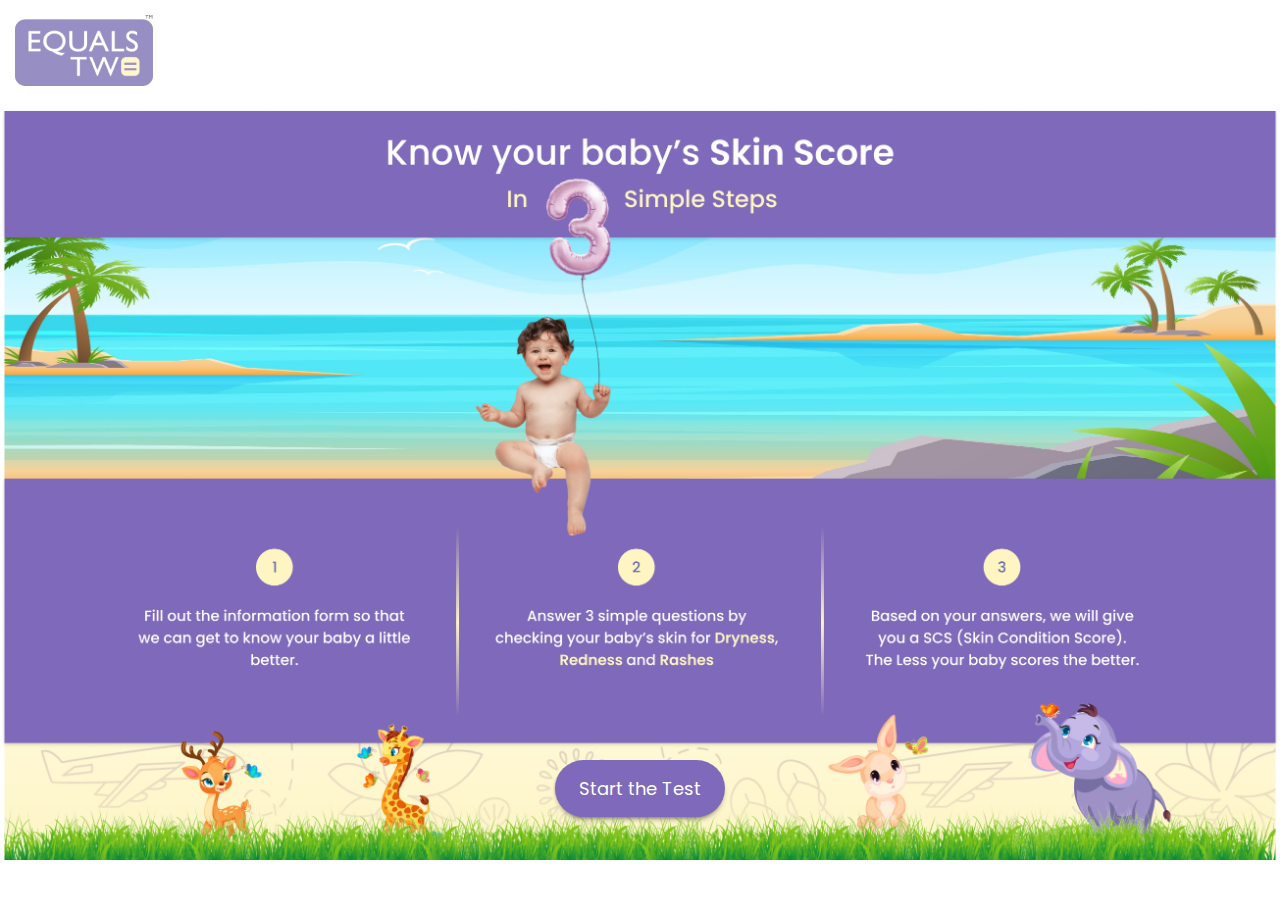
<file: index.html>
<!DOCTYPE html>
<html lang="en">
<head>
    <meta charset="UTF-8">
    <meta http-equiv="X-UA-Compatible" content="IE=edge">
    <meta name="viewport" content="width=device-width, initial-scale=1.0">
    <link rel="preconnect" href="https://fonts.googleapis.com">
    <link rel="preconnect" href="https://fonts.gstatic.com" crossorigin>
    <link href="https://fonts.googleapis.com/css2?family=Poppins:wght@400;500;600;700&display=swap" rel="stylesheet">
    <link rel="stylesheet" href="css/style.css">
    <link rel="stylesheet" href="https://cdnjs.cloudflare.com/ajax/libs/animate.css/4.1.1/animate.min.css"/>
    <link rel="icon" type="image/x-icon" href="assets/landingpage/favicon.ico">
    <title>EqualsTwo Skin Test</title>
</head>
<body>
    <header>
        <nav>
            <div class="logo">
                <a href="https://equalstwo.com/"><img src="assets/landingpage/logo.png" alt=""></a>
            </div>
            <div class="hamburger">
                <!-- <img src="assets/landingpage/hamburger.svg" alt=""> -->
            </div>
        </nav>
    </header>
    <section>
        <div class="landing-sub">
            <div class="desktop">
                <img src="assets/landingpage/Landingpage.png" alt="">
            </div>
            <div class="tablet">
                <img src="assets/landingpage/Landingtab.png" alt="">
            </div>
            <div class="mobile">
                <img src="assets/landingpage/Landingmob.png" alt="">
            </div>
            <div class="butt animate__animated animate__headShake">
                <a class="start-button" href="intructions.html">Start the Test</a>
            </div>
        </div>
    </section>
</body>
</html>
</file>
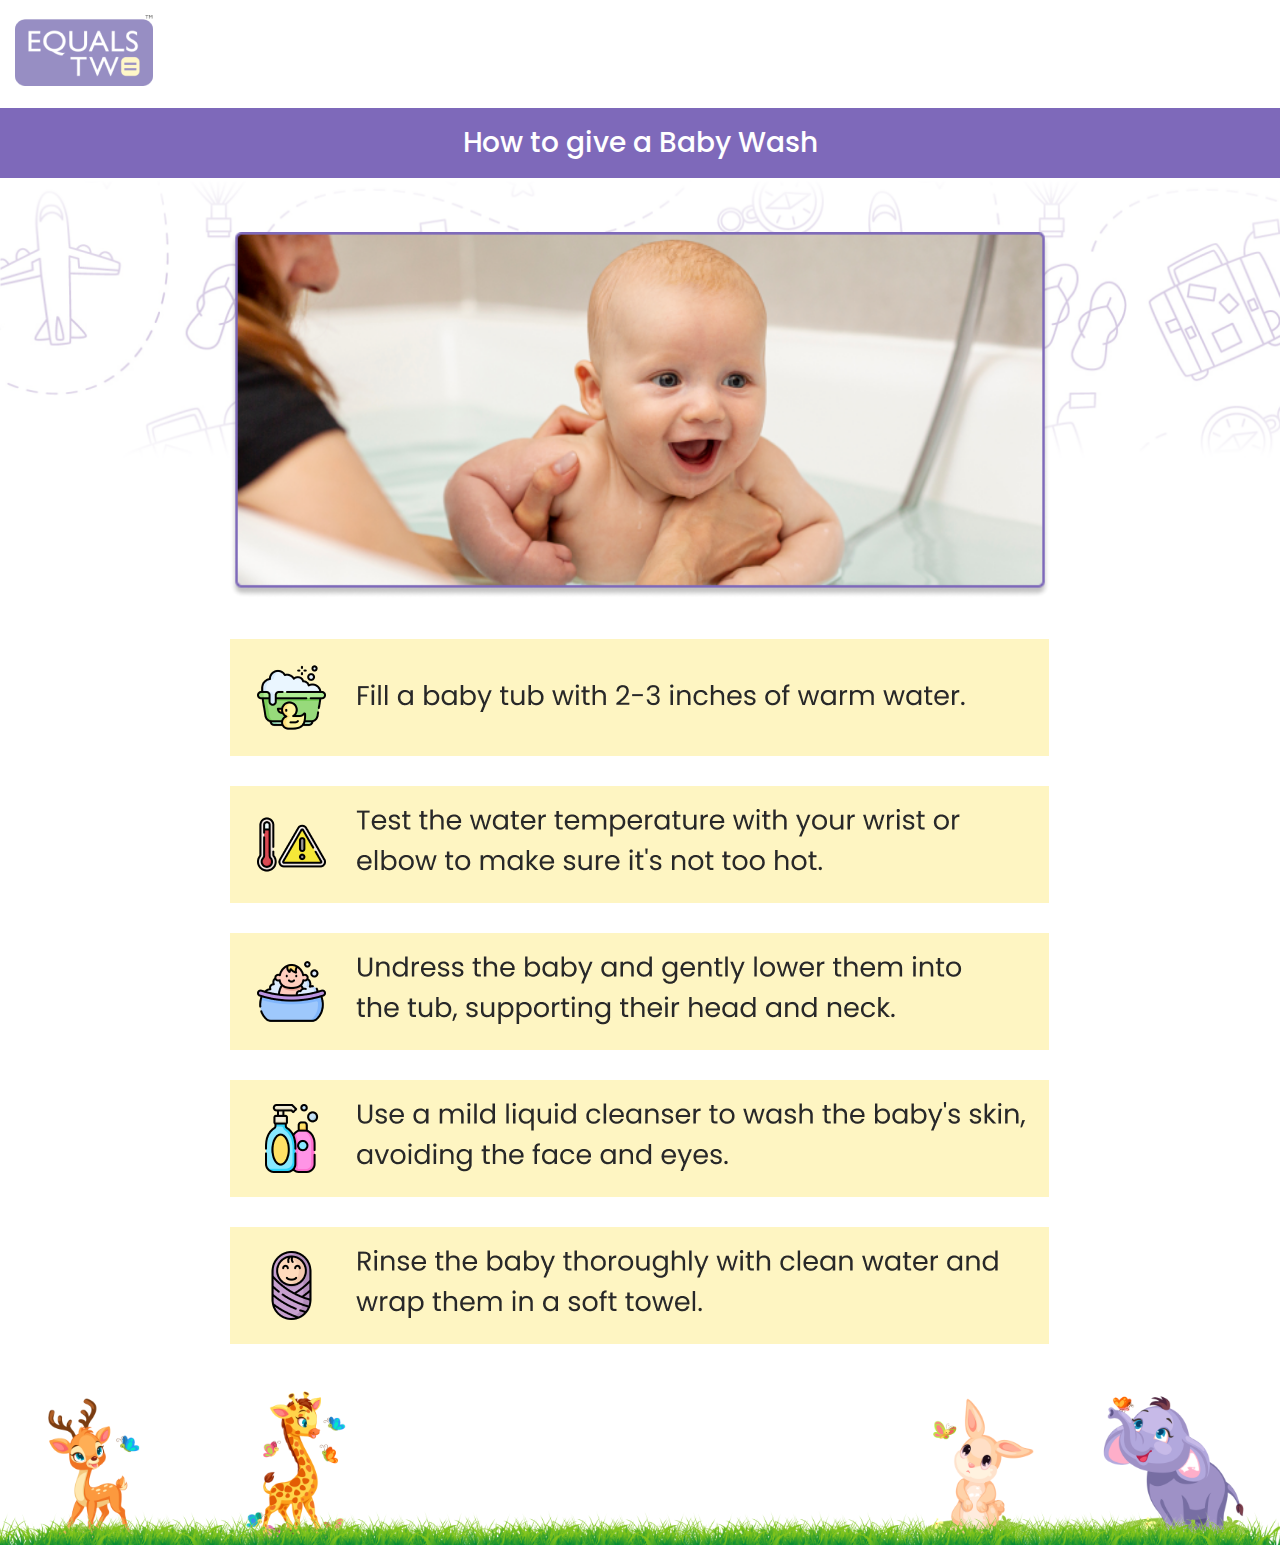
<file: babywash.html>
<!DOCTYPE html>
<html lang="en">
    <head>
        <meta charset="UTF-8">
        <meta http-equiv="X-UA-Compatible" content="IE=edge">
        <meta name="viewport" content="width=device-width, initial-scale=1.0">
        <link rel="preconnect" href="https://fonts.googleapis.com">
        <link rel="preconnect" href="https://fonts.gstatic.com" crossorigin>
        <link href="https://fonts.googleapis.com/css2?family=Poppins:wght@400;500;600;700&display=swap" rel="stylesheet">
        <link rel="stylesheet" href="css/wash.css">
        <link rel="stylesheet" href="https://cdnjs.cloudflare.com/ajax/libs/animate.css/4.1.1/animate.min.css"/>
        <link rel="icon" type="image/x-icon" href="assets/landingpage/favicon.ico">
        <title>Baby Wash</title>
    </head>
<body>
    <header>
        <nav>
            <div class="logo">
                <a href="https://equalstwo.com/"><img src="assets/landingpage/logo.png" alt=""></a>
            </div>
            <div class="hamburger">
                <!-- <img src="assets/landingpage/hamburger.svg" alt=""> -->
            </div>
        </nav>
    </header>
    <section>
        <div class="header">
            <div class="title">
                <p>How to give a Baby Wash</p>
            </div>
        </div>
        <div class="back">
            <img src="assets/landingpage/topback.png" alt="">
        </div>
        <div class="wash">
            <div class="baby">
                <img class="animate__animated animate__bounceIn" src="assets/landingpage/topwash.png" alt="">
                <img class="animate__animated animate__fadeIn" src="assets/landingpage/washsteps.png" alt="">
            </div>
        </div>
        <div class="animals">
            <img src="assets/landingpage/animalss.png" alt="">
        </div>
        <div class="animalmob">
            <img src="assets/landingpage/animalmob1.png" alt="">
        </div>

    </section>
</body>
</html>
</file>
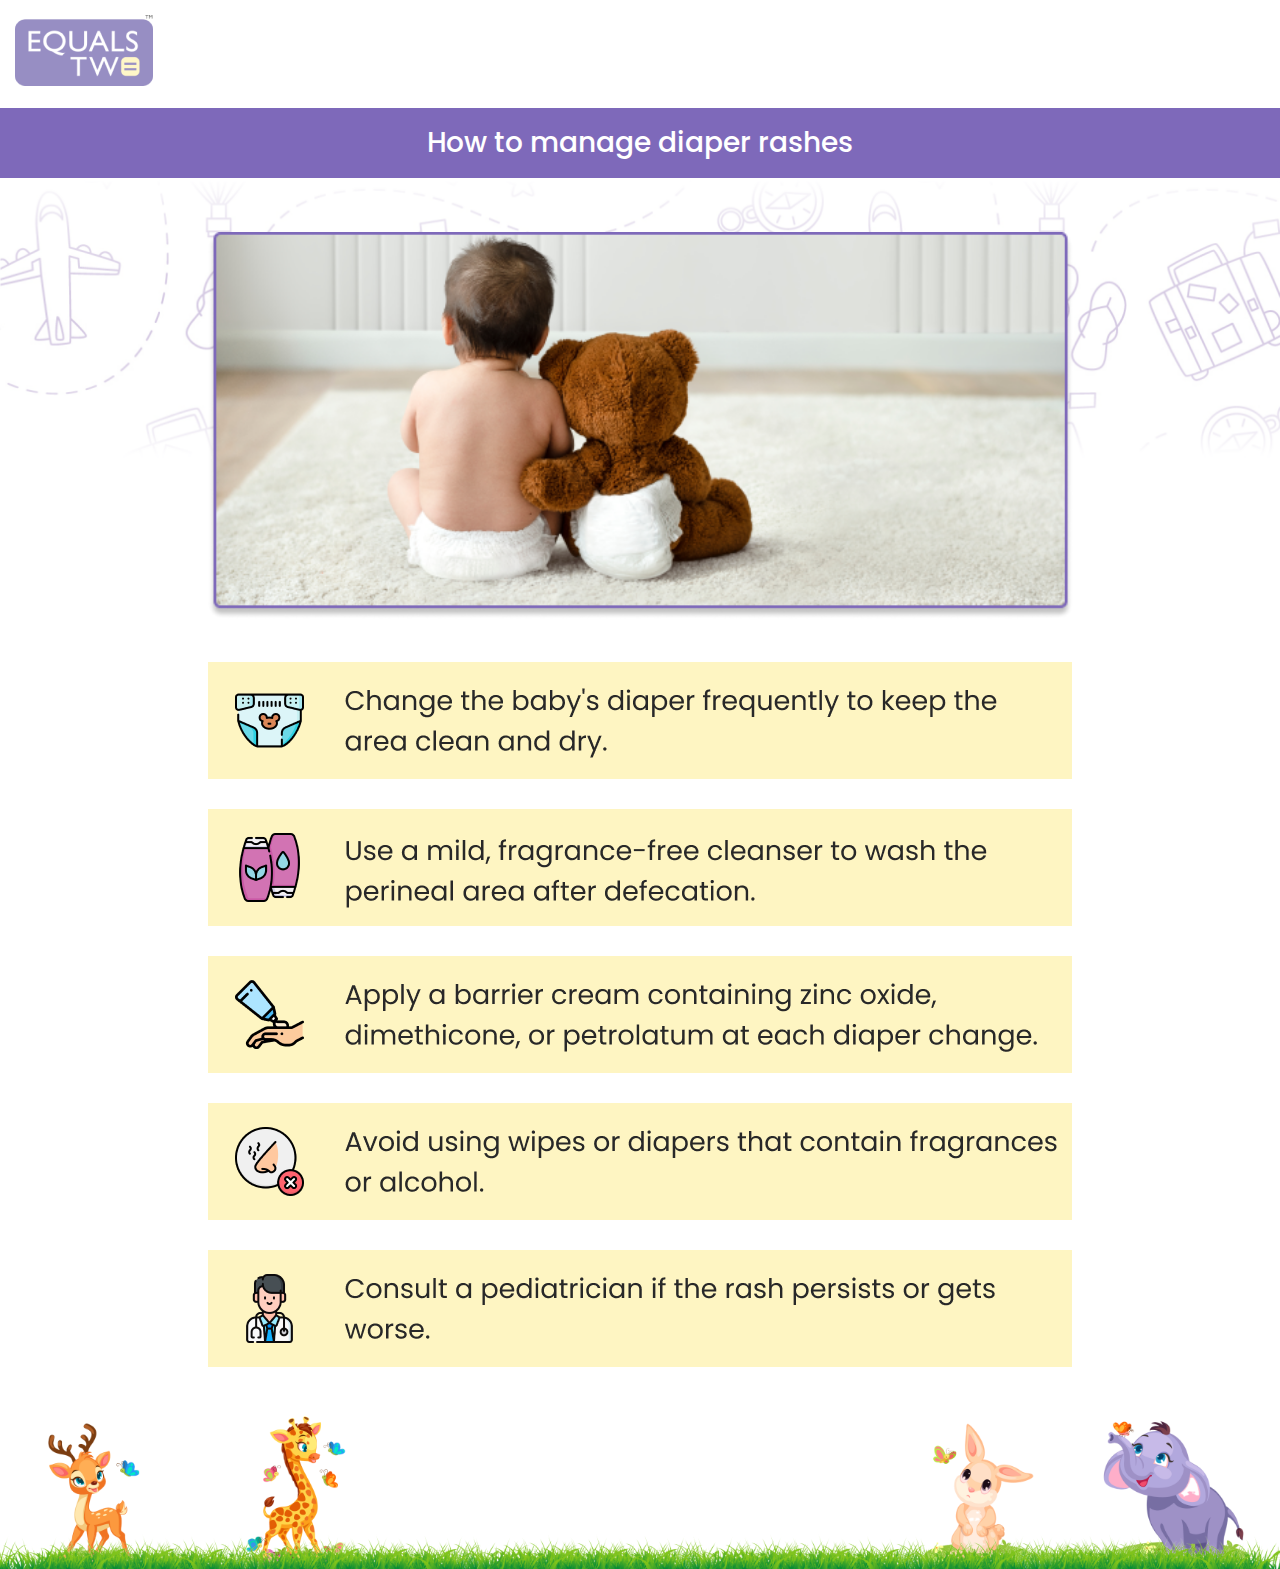
<file: diaper.html>
<!DOCTYPE html>
<html lang="en">
    <head>
        <meta charset="UTF-8">
        <meta http-equiv="X-UA-Compatible" content="IE=edge">
        <meta name="viewport" content="width=device-width, initial-scale=1.0">
        <link rel="preconnect" href="https://fonts.googleapis.com">
        <link rel="preconnect" href="https://fonts.gstatic.com" crossorigin>
        <link href="https://fonts.googleapis.com/css2?family=Poppins:wght@400;500;600;700&display=swap" rel="stylesheet">
        <link rel="stylesheet" href="css/wash.css">
        <link rel="stylesheet" href="https://cdnjs.cloudflare.com/ajax/libs/animate.css/4.1.1/animate.min.css"/>
        <link rel="icon" type="image/x-icon" href="assets/landingpage/favicon.ico">
        <title>Diaper Rashes</title>
    </head>
<body>
    <header>
        <nav>
            <div class="logo">
                <a href="https://equalstwo.com/"><img src="assets/landingpage/logo.png" alt=""></a>
            </div>
            <div class="hamburger">
                <!-- <img src="assets/landingpage/hamburger.svg" alt=""> -->
            </div>
        </nav>
    </header>
    <section>
        <div class="header">
            <div class="title">
                <p>How to manage diaper rashes</p>
            </div>
        </div>
        <div class="back">
            <img src="assets/landingpage/topback.png" alt="">
        </div>
        <div class="wash">
            <div class="baby">
                <img class="animate__animated animate__bounceIn" src="assets/landingpage/topdiaper.png" alt="">
                <img class="animate__animated animate__fadeIn" src="assets/landingpage/diapersteps.png" alt="">
            </div>
        </div>
        <div class="animals">
            <img src="assets/landingpage/animalss.png" alt="">
        </div>
        <div class="animalmob">
            <img src="assets/landingpage/animalmob1.png" alt="">
        </div>
    </section>
</body>
</html>
</file>
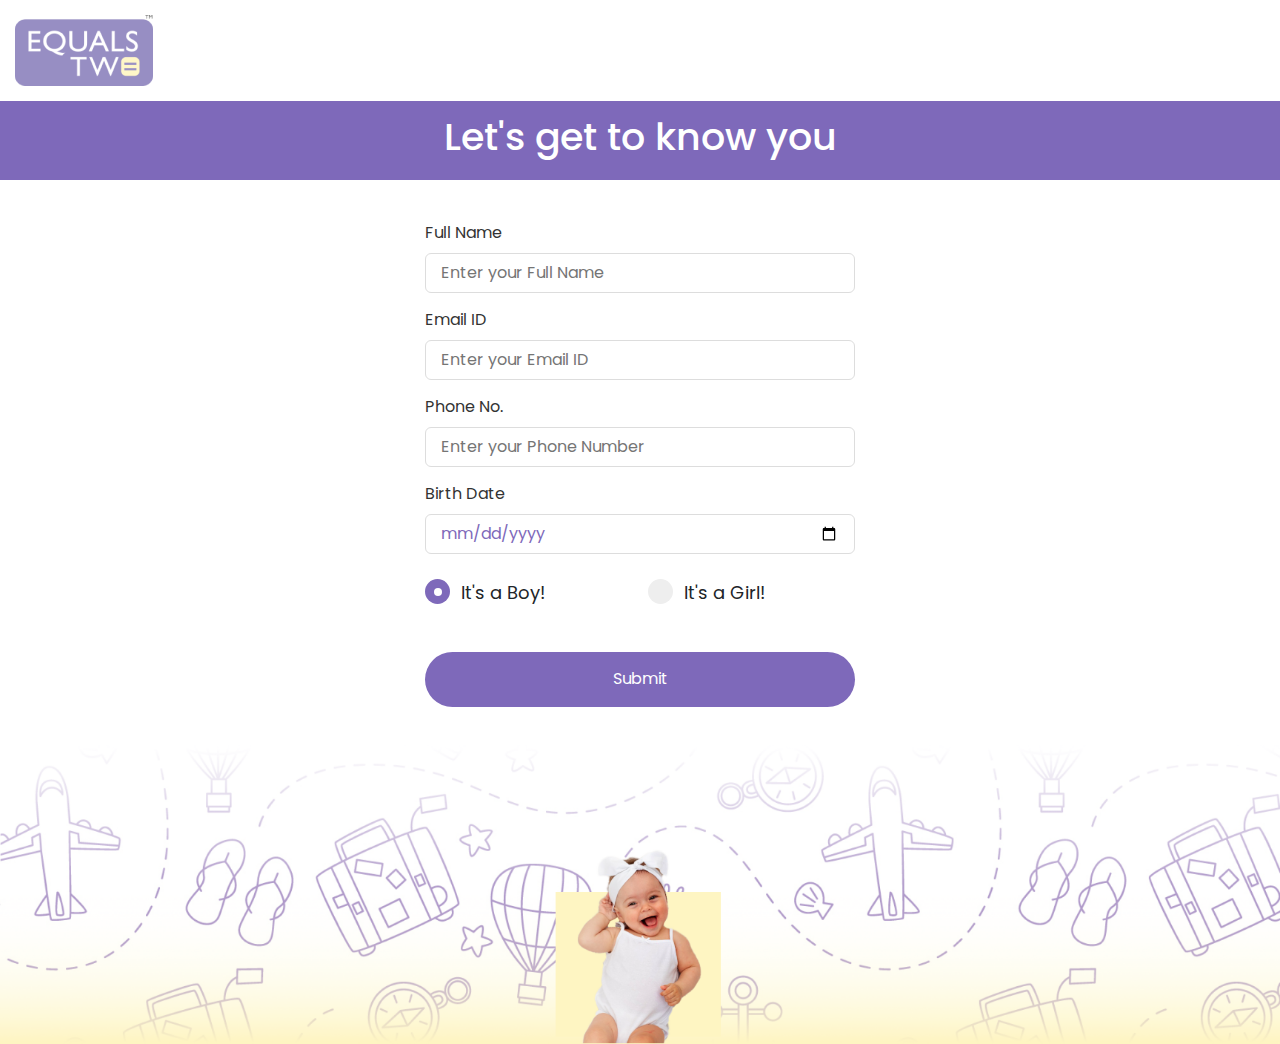
<file: form.html>
<!DOCTYPE html>
<html lang="en">
<head>
    <meta charset="UTF-8">
    <meta http-equiv="X-UA-Compatible" content="IE=edge">
    <meta name="viewport" content="width=device-width, initial-scale=1.0">
    <link rel="preconnect" href="https://fonts.googleapis.com">
    <link rel="preconnect" href="https://fonts.gstatic.com" crossorigin>
    <link href="https://fonts.googleapis.com/css2?family=Poppins:wght@400;500;600;700&display=swap" rel="stylesheet">
    <link rel="stylesheet" href="css/form.css">
    <link rel="stylesheet" href="https://cdnjs.cloudflare.com/ajax/libs/animate.css/4.1.1/animate.min.css"/>
    <link rel="icon" type="image/x-icon" href="assets/landingpage/favicon.ico">
    <link rel="stylesheet" href="css/bootstrap.min.css">
    <title>A few Things about the Test</title>
</head>
<body>
    <header>
        <nav>
            <div class="logo">
                <a href="https://equalstwo.com/"><img src="assets/landingpage/logo.png" alt=""></a>
            </div>
            <div class="hamburger">
                <!-- <img src="assets/landingpage/hamburger.svg" alt=""> -->
            </div>
        </nav>
    </header>
    <section>
        <div class="heading">
            <h1>
                Let's get to know you
            </h1>
        </div>
        <div class="formcontainer">
            <form action="https://equalstwo.com/microsite/skintest/process-form.php" method="POST" class="form">
                <div class="input-box">
                    <label for="Name">Full Name</label>
                    <input id="Name" name="name" type="text" placeholder="Enter your Full Name" required>
                </div>
                <div class="input-box">
                    <label for="emailID">Email ID</label>
                    <input id="emailID" name="email" type="email" placeholder="Enter your Email ID" required>
                </div>
                <div class="input-box">
                    <label for="phone">Phone No.</label>
                    <input id="phone" name="phoneNo" type="number" placeholder="Enter your Phone Number" required>
                </div>
                <div class="input-box">
                    <label for="dateofbirth">Birth Date</label>
                    <input type="date" id="dateofbirth" name="DOB" placeholder="Enter Birth Date" required>
                </div>
                <div class="column">
                    <div class="input-box1">
                        <label class="container"><p>It's a Boy!</p>
                            <input type="radio" value="male" checked="checked" name="gender">
                            <span class="checkmark"></span>
                          </label>
                    </div>
                    <div class="input-box1">
                        <label class="container"><p>It's a Girl!</p>
                            <input type="radio" value="female" name="gender">
                            <span class="checkmark"></span>
                          </label>
                    </div>
                </div>
                <div class="buttoncontainer">
                    <a href="Q1.html"><button>Submit</button></a>
                </div>
            </form>
        </div>
        <div class="bottom animate__animated animate__fadeInUp">
            <img class="desktop" src="assets/landingpage/formbottomdesk.png" alt="">
        </div>
        <div class="tabcontainer">
            <div class="tablet">
                <img src="assets/landingpage/formbottomtablet.png" alt="">
            </div>
        </div>
        <div class="mobile">
            <img src="assets/landingpage/formbottommob.png" alt="">
        </div>
    </section>
</body>
</html>
</file>
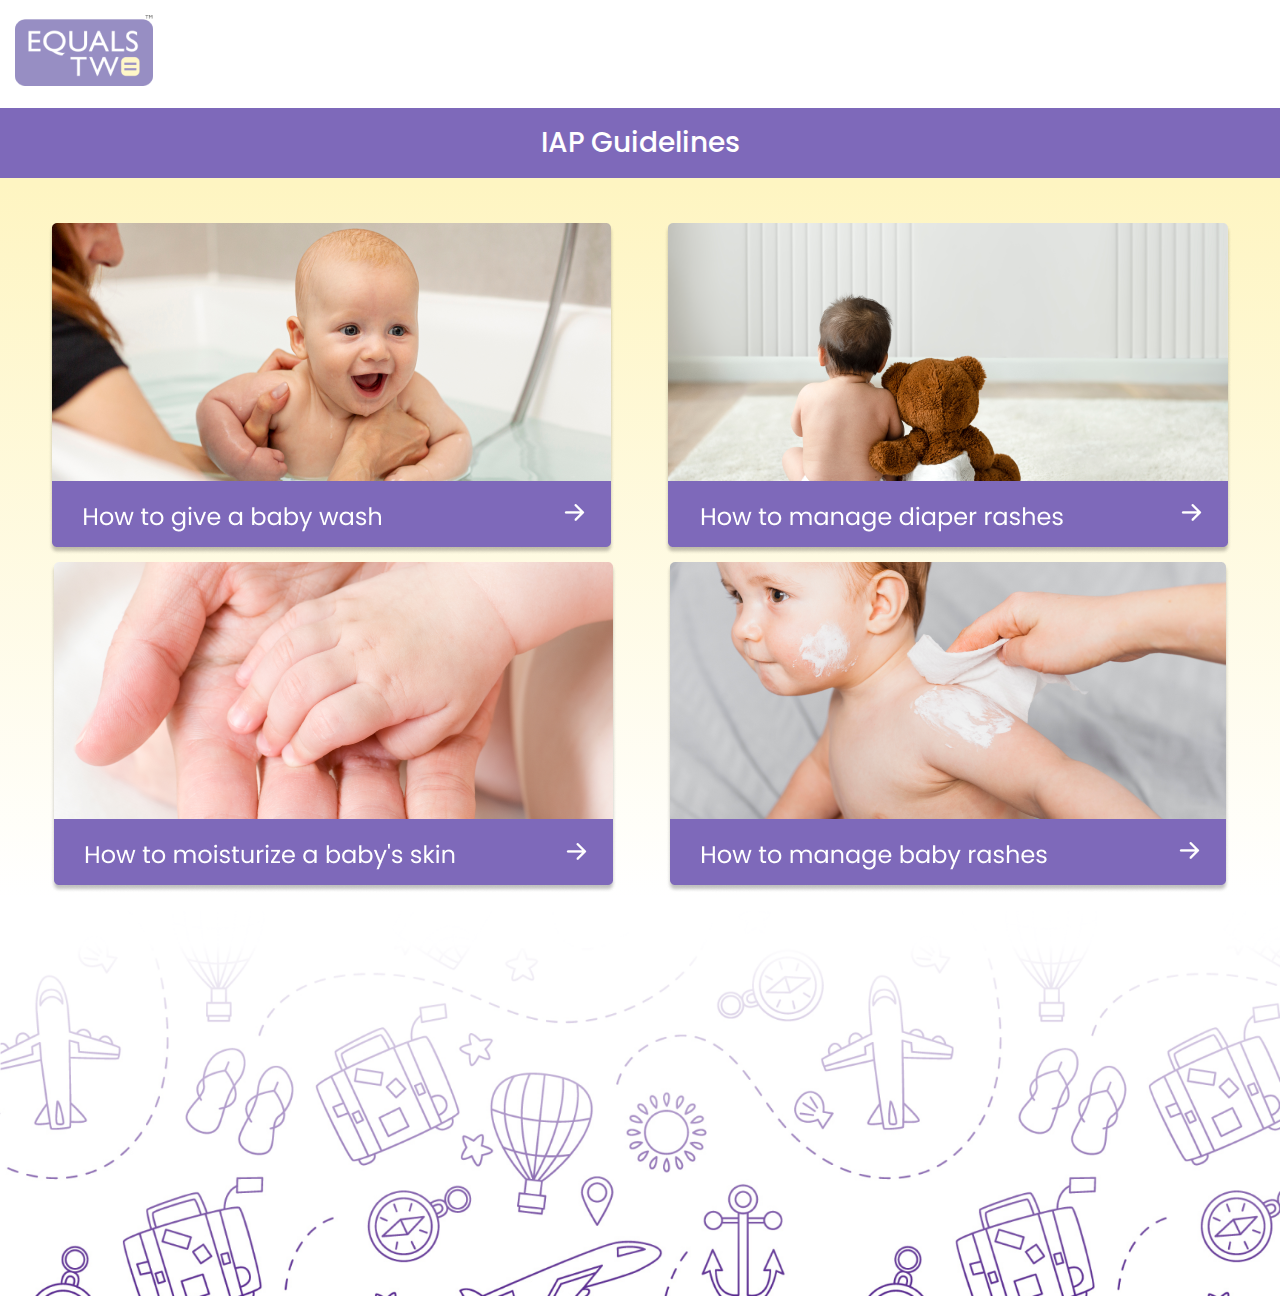
<file: guidelines.html>
<!DOCTYPE html>
<html lang="en">
<head>
    <meta charset="UTF-8">
    <meta http-equiv="X-UA-Compatible" content="IE=edge">
    <meta name="viewport" content="width=device-width, initial-scale=1.0">
    <link rel="preconnect" href="https://fonts.googleapis.com">
    <link rel="preconnect" href="https://fonts.gstatic.com" crossorigin>
    <link href="https://fonts.googleapis.com/css2?family=Poppins:wght@400;500;600;700&display=swap" rel="stylesheet">
    <link rel="stylesheet" href="css/guidelines.css">
    <link rel="stylesheet" href="https://cdnjs.cloudflare.com/ajax/libs/animate.css/4.1.1/animate.min.css"/>
    <link rel="icon" type="image/x-icon" href="assets/landingpage/favicon.ico">
    <title>IAP Guidelines</title>
</head>
<body>
    <header>
        <nav>
            <div class="logo">
                <a href="https://equalstwo.com/"><img src="assets/landingpage/logo.png" alt=""></a>
            </div>
            <div class="hamburger">
                <!-- <img src="assets/landingpage/hamburger.svg" alt=""> -->
            </div>
        </nav>
    </header>
    <section>
        <div class="header">
            <div class="title">
                <p>IAP Guidelines</p>
            </div>
        </div>
        <div class="back">
        </div>
        <div class="first animate__animated animate__backInUp">
            <div class="cat">
                <a href="babywash.html"><img src="assets/landingpage/wash.png" alt=""></a>
            </div>
            <div class="cat">
                <a href="diaper.html"><img src="assets/landingpage/diaper.png" alt=""></a>
            </div>
            <div class="cat">
                <a href="moisturize.html"><img src="assets/landingpage/moist.png" alt=""></a>
            </div>
            <div class="cat">
                <a href="rashes.html"><img src="assets/landingpage/rash.png" alt=""></a>
            </div>
        </div>
        <div class="bottom">
            <img src="assets/landingpage/Bottomguide.png" alt="">
        </div>
    </section>
</body>
</html>
</file>
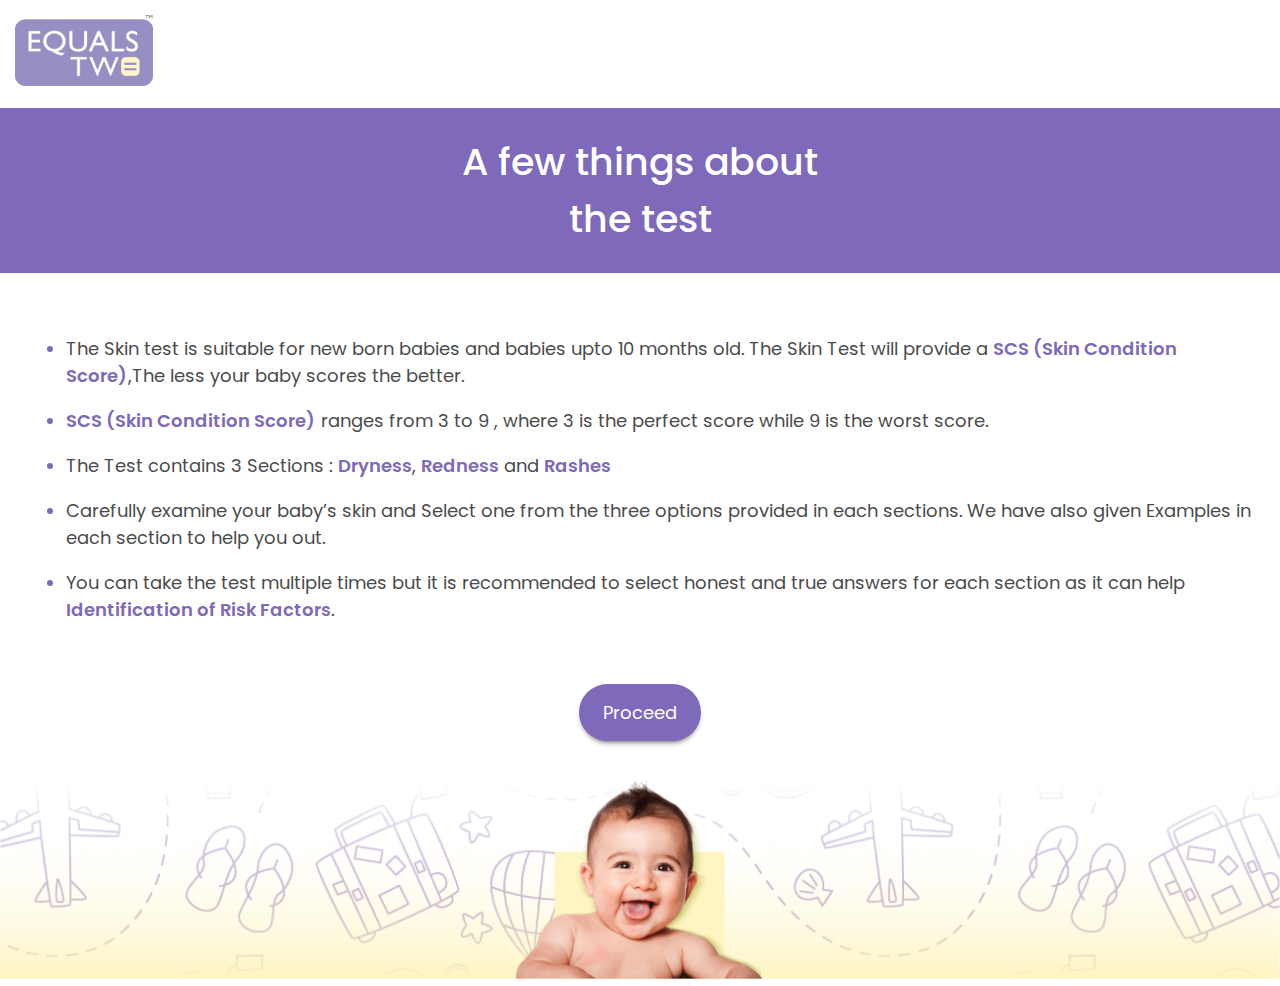
<file: intructions.html>
<!DOCTYPE html>
<html lang="en">
<head>
    <meta charset="UTF-8">
    <meta http-equiv="X-UA-Compatible" content="IE=edge">
    <meta name="viewport" content="width=device-width, initial-scale=1.0">
    <link rel="preconnect" href="https://fonts.googleapis.com">
    <link rel="preconnect" href="https://fonts.gstatic.com" crossorigin>
    <link href="https://fonts.googleapis.com/css2?family=Poppins:wght@400;500;600;700&display=swap" rel="stylesheet">
    <link rel="stylesheet" href="css/instructions.css">
    <link rel="stylesheet" href="https://cdnjs.cloudflare.com/ajax/libs/animate.css/4.1.1/animate.min.css"/>
    <link rel="icon" type="image/x-icon" href="assets/landingpage/favicon.ico">
    <title>A few Things about the Test</title>
</head>
<body>
    <header>
        <nav>
            <div class="logo">
                <a href="https://equalstwo.com/"><img src="assets/landingpage/logo.png" alt=""></a>
            </div>
            <div class="hamburger">
                <!-- <img src="assets/landingpage/hamburger.svg" alt=""> -->
            </div>
        </nav>
    </header>
    <section>
        <div class="heading">
            <h1>
                A few things about<br>the test
            </h1>
        </div>
        <div class="inst animate__animated animate__fadeIn">
            <ul>
                <li><p>The Skin test is suitable for new born babies and babies upto 10 months old. The Skin Test will provide a <span>SCS (Skin Condition Score)</span>,The less your baby scores the better.</p></li>
                <li><p><span>SCS (Skin Condition Score)</span> ranges from 3 to 9 , where 3 is the perfect score while 9 is the worst score.</p></li>
                <li><p>The Test contains 3 Sections : <span>Dryness</span>, <span>Redness</span> and <span>Rashes</span></p></li>
                <li><p>Carefully examine your baby’s skin and Select one from the three options provided in each sections. We have also given Examples in
                    each section to help you out.</p></li>
                <li><p>You can take the test multiple times but it is recommended to select honest and true answers for each section as it can help
                    <span>Identification of Risk Factors</span>.</p></li>
            </ul>
        </div>
        <div class="butt">
            <a class="start-button" href="Q1.html">Proceed</a>
        </div>
        <div class="bottom animate__animated animate__fadeInUp">
            <img src="assets/landingpage/bottom.png" alt="">
        </div>
        <div class="mobile">
            <img src="assets/landingpage/bottommob.png" alt="">
        </div>
    </section>
</body>
</html>
</file>
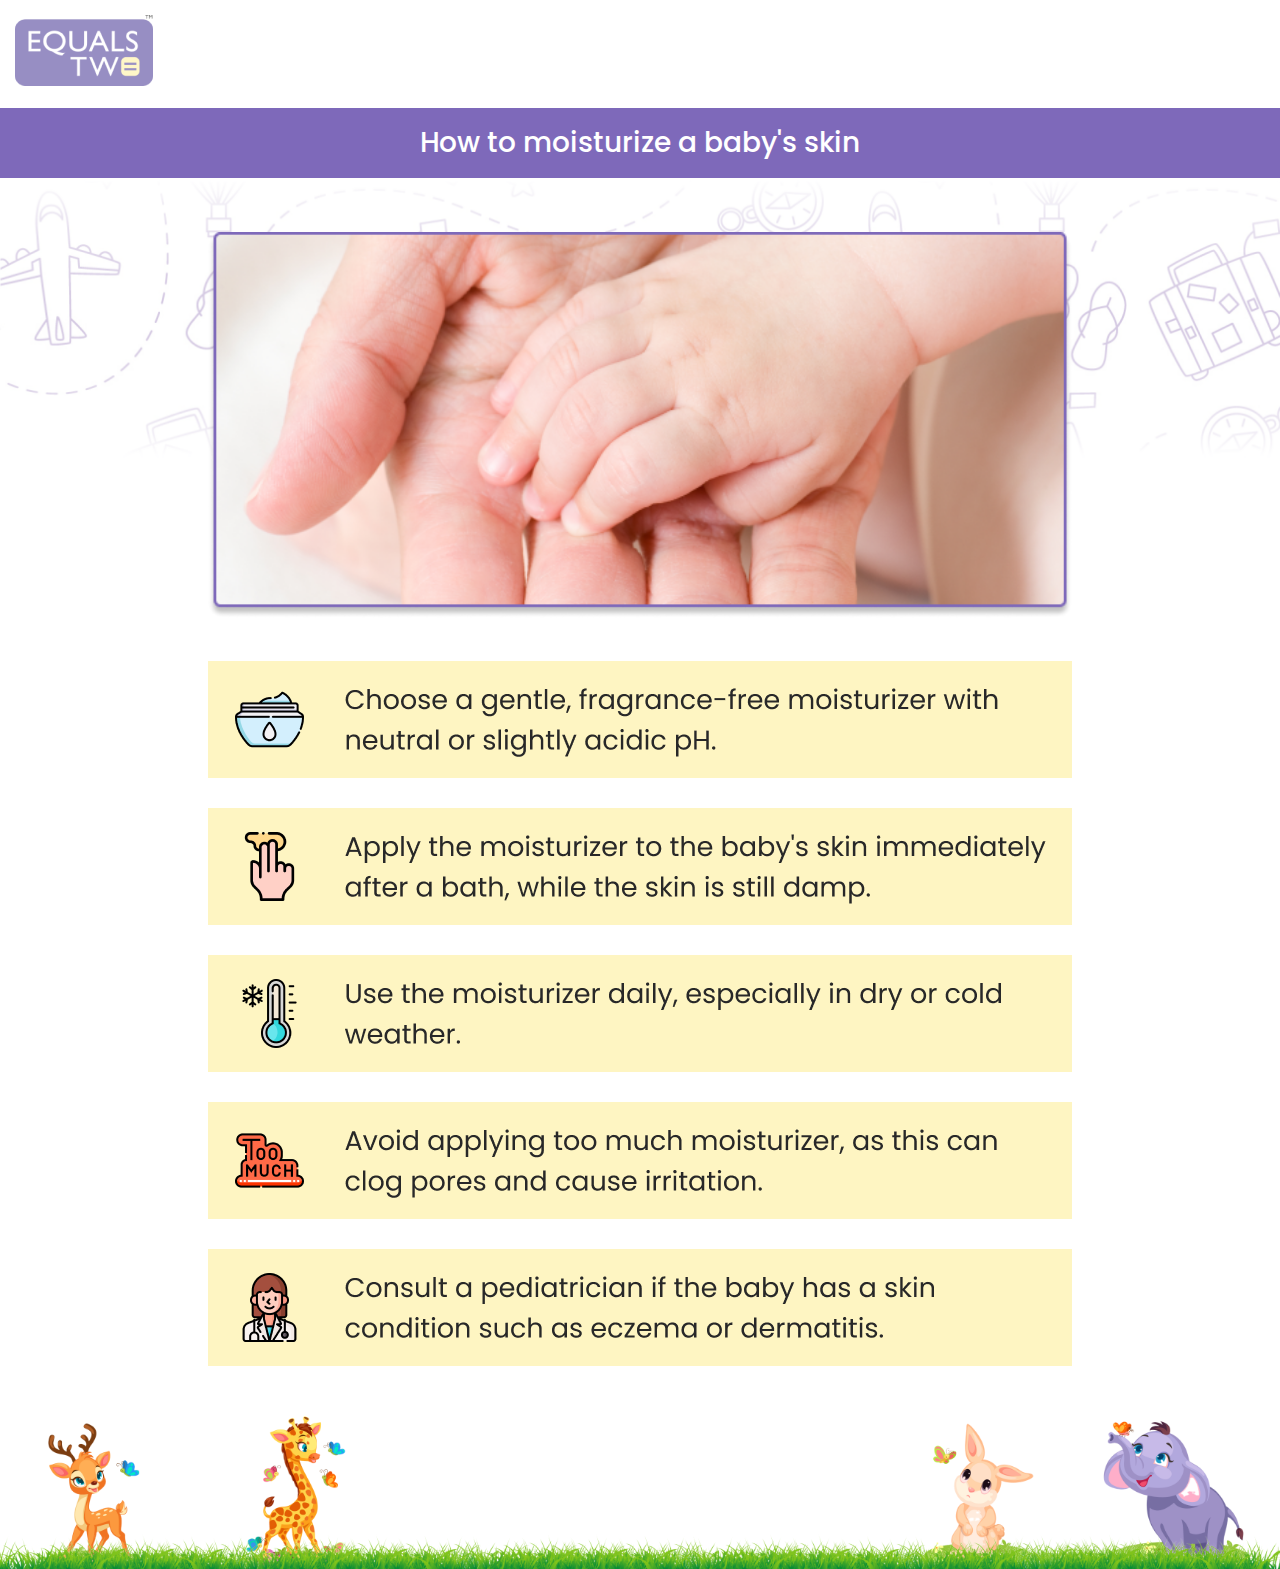
<file: moisturize.html>
<!DOCTYPE html>
<html lang="en">
    <head>
        <meta charset="UTF-8">
        <meta http-equiv="X-UA-Compatible" content="IE=edge">
        <meta name="viewport" content="width=device-width, initial-scale=1.0">
        <link rel="preconnect" href="https://fonts.googleapis.com">
        <link rel="preconnect" href="https://fonts.gstatic.com" crossorigin>
        <link href="https://fonts.googleapis.com/css2?family=Poppins:wght@400;500;600;700&display=swap" rel="stylesheet">
        <link rel="stylesheet" href="css/wash.css">
        <link rel="stylesheet" href="https://cdnjs.cloudflare.com/ajax/libs/animate.css/4.1.1/animate.min.css"/>
        <link rel="icon" type="image/x-icon" href="assets/landingpage/favicon.ico">
        <title>Diaper Rashes</title>
    </head>
<body>
    <header>
        <nav>
            <div class="logo">
                <a href="https://equalstwo.com/"><img src="assets/landingpage/logo.png" alt=""></a>
            </div>
            <div class="hamburger">
                <!-- <img src="assets/landingpage/hamburger.svg" alt=""> -->
            </div>
        </nav>
    </header>
    <section>
        <div class="header">
            <div class="title">
                <p>How to moisturize a baby's skin</p>
            </div>
        </div>
        <div class="back">
            <img src="assets/landingpage/topback.png" alt="">
        </div>
        <div class="wash">
            <div class="baby">
                <img class="animate__animated animate__bounceIn" src="assets/landingpage/topmoist.png" alt="">
                <img class="animate__animated animate__fadeIn" src="assets/landingpage/moiststeps.png" alt="">
            </div>
        </div>
        <div class="animals">
            <img src="assets/landingpage/animalss.png" alt="">
        </div>
        <div class="animalmob">
            <img src="assets/landingpage/animalmob1.png" alt="">
        </div>
    </section>
</body>
</html>
</file>
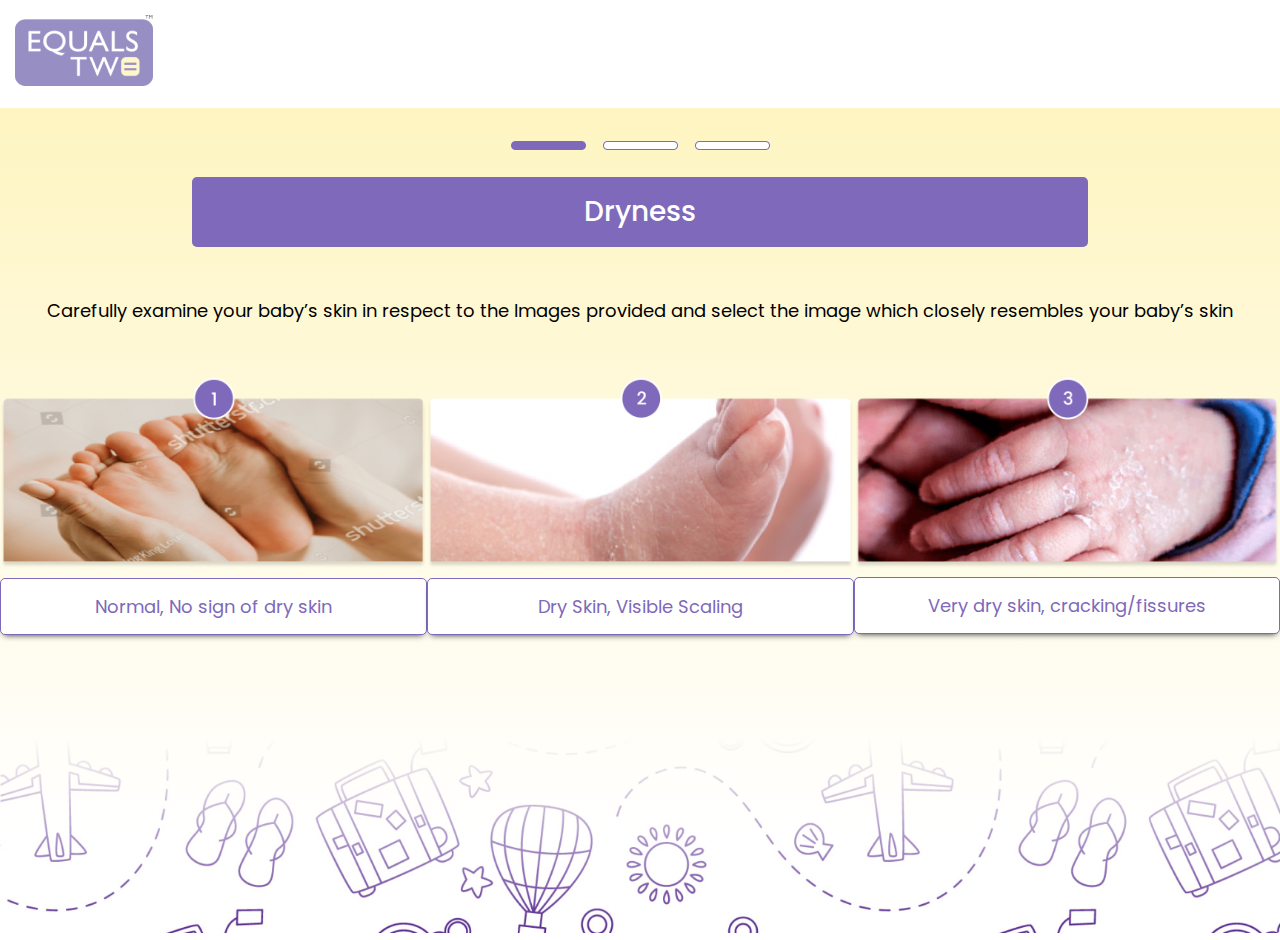
<file: Q1.html>
<!DOCTYPE html>
<html lang="en">
<head>
    <meta charset="UTF-8">
        <meta http-equiv="X-UA-Compatible" content="IE=edge">
        <meta name="viewport" content="width=device-width, initial-scale=1.0">
        <link rel="preconnect" href="https://fonts.googleapis.com">
        <link rel="preconnect" href="https://fonts.gstatic.com" crossorigin>
        <link href="https://fonts.googleapis.com/css2?family=Poppins:wght@400;500;600;700&display=swap" rel="stylesheet">
        <link rel="stylesheet" href="css/Q1.css">
        <link rel="stylesheet" href="https://cdnjs.cloudflare.com/ajax/libs/animate.css/4.1.1/animate.min.css"/>
        <link rel="icon" type="image/x-icon" href="assets/landingpage/favicon.ico">
        <title>Dryness</title>
</head>
<body>
    <header>
        <nav>
            <div class="logo">
                <a href="https://equalstwo.com/"><img src="assets/landingpage/logo.png" alt=""></a>
            </div>
            <div class="hamburger">
                <!-- <img src="assets/landingpage/hamburger.svg" alt=""> -->
            </div>
        </nav>
    </header>
    <section>
        <div class="progressbar">
            <div class="progress">
                <img src="assets/landingpage/1.png" alt="">
            </div>
        </div>
        <div class="header">
            <div class="title">
                <p>Dryness</p>
            </div>
        </div>
        <div class="description">
            <div class="subtitle">
                <p>Carefully examine your baby’s skin in respect to the Images provided and select the image which closely resembles your baby’s skin</p>
            </div>
        </div>
        <div class="group animate__animated animate__fadeInDown">
            <div class="btn-group1">
                <div class="btn">
                    <img src="assets/landingpage/dryop1.png" alt="">
                </div>
                <div class="op">
                    <button class="option" id="option1" value="1">Normal, No sign of dry skin</button>
                </div>
            </div>
            <div class="btn-group2">
                <div class="btn">
                    <img src="assets/landingpage/dryop2.png" alt="">
                </div>
                <div class="op ">
                    <button class="option" id="option2" value="2" href="Q2.html">Dry Skin, Visible Scaling</button>
                </div>
            </div>
            <div class="btn-group3">
                <div class="btn">
                    <img src="assets/landingpage/dryop3.png" alt="">
                </div>
                <div class="op">
                    <button class="option" id="option3" value="3" href="Q2.html">Very dry skin, cracking/fissures</button>
                </div>
            </div>
        </div>
        <div class="bottom">
            <div class="desktop">
                <img src="assets/landingpage/bottomq.png" alt="">
            </div>
            <div class="mobile">
                <img src="assets/landingpage/bottomqmob.png" alt="">
            </div>
        </div>
        <div class="back">
        </div>
    </section>
    <script> //stores the values of the buttons in the local storage
        var reset = 0;
        var option1 = document.getElementById("option1");
        if (option1) {
            option1.addEventListener("click", function (e) {
            var score = 0;
            localStorage.setItem("value", reset);
            console.log(localStorage.getItem("value"));
            var q1 = parseInt(document.getElementById("option1").value);
            console.log(document.getElementById("option1").value);
            score = score + q1;
            localStorage.setItem("value", score);
            console.log(localStorage.getItem("value"));
            location.href = "Q2.html";
          });
        }
        
        var option2 = document.getElementById("option2");
        if (option2) {
            option2.addEventListener("click", function (e) {
            var score = 0;
            localStorage.setItem("value", reset);
            console.log(localStorage.getItem("value"));
            var q1 = parseInt(document.getElementById("option2").value);
            score = score + q1;
            localStorage.setItem("value", score);
            console.log(localStorage.getItem("value"));
            location.href = "Q2.html";
          });
        }
        
        // adds the value from local storage with the current selected button's value (rg: 1 + 2 = 3, 3 gets stored in local storage now)
        var option3 = document.getElementById("option3");
        if (option3) {
            option3.addEventListener("click", function (e) {
            var score = 0;
            localStorage.setItem("value", reset);
            console.log(localStorage.getItem("value"));
            var q1 = parseInt(document.getElementById("option3").value);
            score = score + q1;
            localStorage.setItem("value", score);
            console.log(localStorage.getItem("value"));
            location.href = "Q2.html";
          });
        }
        </script>
</body>
</html>
</file>
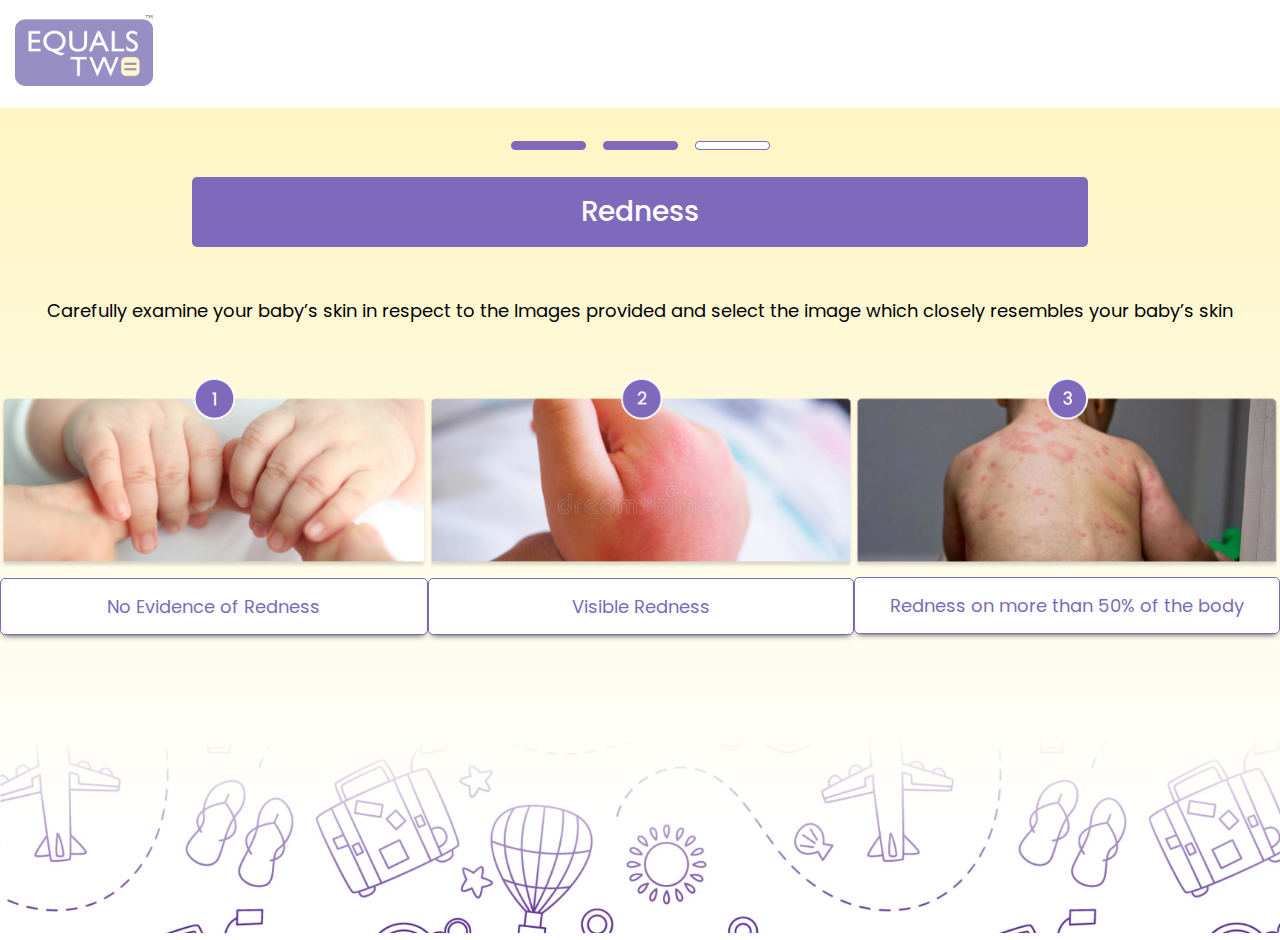
<file: Q2.html>
<!DOCTYPE html>
<html lang="en">
<head>
    <meta charset="UTF-8">
        <meta http-equiv="X-UA-Compatible" content="IE=edge">
        <meta name="viewport" content="width=device-width, initial-scale=1.0">
        <link rel="preconnect" href="https://fonts.googleapis.com">
        <link rel="preconnect" href="https://fonts.gstatic.com" crossorigin>
        <link href="https://fonts.googleapis.com/css2?family=Poppins:wght@400;500;600;700&display=swap" rel="stylesheet">
        <link rel="stylesheet" href="css/Q2.css">
        <link rel="stylesheet" href="https://cdnjs.cloudflare.com/ajax/libs/animate.css/4.1.1/animate.min.css"/>
        <link rel="icon" type="image/x-icon" href="assets/landingpage/favicon.ico">
        <title>Redness</title>
</head>
<body>
    <header>
        <nav>
            <div class="logo">
                <a href="https://equalstwo.com/"><img src="assets/landingpage/logo.png" alt=""></a>
            </div>
            <div class="hamburger">
                <!-- <img src="assets/landingpage/hamburger.svg" alt=""> -->
            </div>
        </nav>
    </header>
    <section>
        <div class="progressbar">
            <div class="progress">
                <img src="assets/landingpage/2.png" alt="">
            </div>
        </div>
        <div class="header">
            <div class="title">
                <p>Redness</p>
            </div>
        </div>
        <div class="description">
            <div class="subtitle">
                <p>Carefully examine your baby’s skin in respect to the Images provided and select the image which closely resembles your baby’s skin</p>
            </div>
        </div>
        <div class="group animate__animated animate__fadeInDown">
            <div class="btn-group1">
                <div class="btn">
                    <img src="assets/landingpage/red1.png" alt="">
                </div>
                <div class="op">
                    <button class="option" id="option1" value="1" href="Q3.html">No Evidence of Redness</button>
                </div>
            </div>
            <div class="btn-group2">
                <div class="btn">
                    <img src="assets/landingpage/red2.png" alt="">
                </div>
                <div class="op">
                    <button class="option" id="option2" value="2" href="Q3.html">Visible Redness</button>
                </div>
            </div>
            <div class="btn-group3">
                <div class="btn">
                    <img src="assets/landingpage/red3.png" alt="">
                </div>
                <div class="op">
                    <button class="option" id="option3" value="3" href="Q3.html">Redness on more than 50% of the body</button>
                </div>
            </div>
        </div>
        <div class="bottom">
            <div class="desktop">
                <img src="assets/landingpage/bottomq.png" alt="">
            </div>
            <div class="mobile">
                <img src="assets/landingpage/bottomqmob.png" alt="">
            </div>
        </div>
        <div class="back">
        </div>
    </section>
    <script>
        var option1 = document.getElementById("option1");
        var local = parseInt(localStorage.getItem("value"));
        if (option1) {
          option1.addEventListener("click", function (e) {
            var q1 = parseInt(document.getElementById("option1").value);
            var score = parseInt(localStorage.getItem("value")) + q1;
            localStorage.setItem("value1", score);
            console.log(localStorage.getItem("value1"));
            location.href = "Q3.html";
          });
        }
        
        var option2 = document.getElementById("option2");
        if (option2) {
          option2.addEventListener("click", function (e) {
            var q1 = parseInt(document.getElementById("option2").value);
            var score = parseInt(localStorage.getItem("value")) + q1;
            localStorage.setItem("value1", score);
            console.log(localStorage.getItem("value1"));
            location.href = "Q3.html";
          });
        }
        
        var option3 = document.getElementById("option3");
        if (option3) {
          option3.addEventListener("click", function (e) {
            var q1 = parseInt(document.getElementById("option3").value);
            var score = parseInt(localStorage.getItem("value")) + q1;
            localStorage.setItem("value1", score);
            console.log(localStorage.getItem("value1"));
            location.href = "Q3.html";
          });
        }
        </script>
    
</body>
</html>
</file>
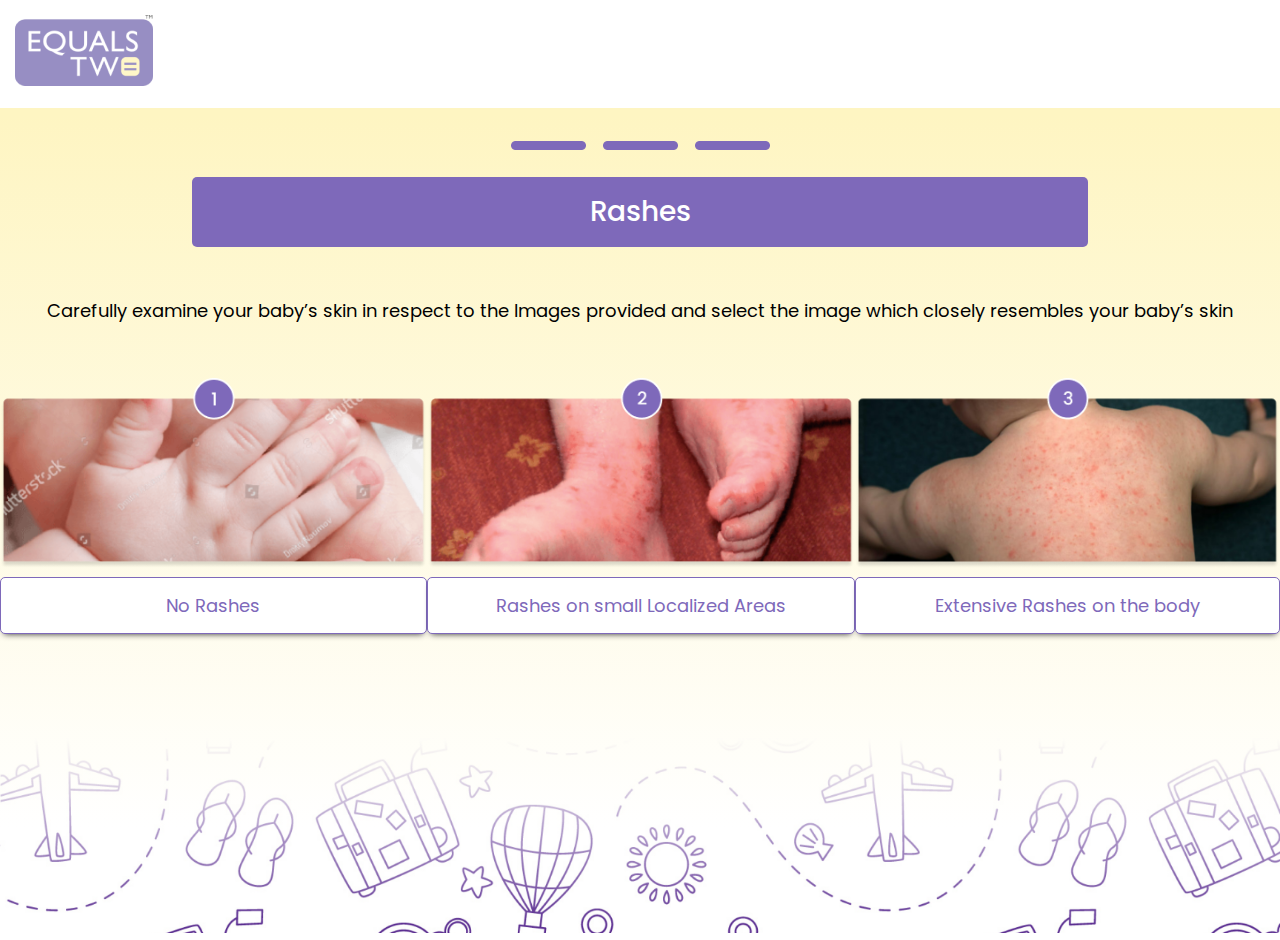
<file: Q3.html>
<!DOCTYPE html>
<html lang="en">
<head>
    <meta charset="UTF-8">
        <meta http-equiv="X-UA-Compatible" content="IE=edge">
        <meta name="viewport" content="width=device-width, initial-scale=1.0">
        <link rel="preconnect" href="https://fonts.googleapis.com">
        <link rel="preconnect" href="https://fonts.gstatic.com" crossorigin>
        <link href="https://fonts.googleapis.com/css2?family=Poppins:wght@400;500;600;700&display=swap" rel="stylesheet">
        <link rel="stylesheet" href="css/Q2.css">
        <link rel="stylesheet" href="https://cdnjs.cloudflare.com/ajax/libs/animate.css/4.1.1/animate.min.css"/>
        <link rel="icon" type="image/x-icon" href="assets/landingpage/favicon.ico">
        <title>Rashes</title>
</head>
<body>
    <header>
        <nav>
            <div class="logo">
                <a href="https://equalstwo.com/"><img src="assets/landingpage/logo.png" alt=""></a>
            </div>
            <div class="hamburger">
                <!-- <img src="assets/landingpage/hamburger.svg" alt=""> -->
            </div>
        </nav>
    </header>
    <section>
        <div class="progressbar">
            <div class="progress">
                <img src="assets/landingpage/3.png" alt="">
            </div>
        </div>
        <div class="header">
            <div class="title">
                <p>Rashes</p>
            </div>
        </div>
        <div class="description">
            <div class="subtitle">
                <p>Carefully examine your baby’s skin in respect to the Images provided and select the image which closely resembles your baby’s skin</p>
            </div>
        </div>
        <div class="group animate__animated animate__fadeInDown">
            <div class="btn-group1">
                <div class="btn">
                    <img src="assets/landingpage/rash1.png" alt="">
                </div>
                <div class="op">
                    <button class="option" id="option1" value="1" href="#">No Rashes</button>
                </div>
            </div>
            <div class="btn-group2">
                <div class="btn">
                    <img src="assets/landingpage/rash2.png" alt="">
                </div>
                <div class="op">
                    <button class="option" id="option2" value="2" href="#">Rashes on small Localized Areas</button>
                </div>
            </div>
            <div class="btn-group3">
                <div class="btn">
                    <img src="assets/landingpage/rash3.png" alt="">
                </div>
                <div class="op">
                    <button class="option" id="option3" value="3" href="#">Extensive Rashes on the body</button>
                </div>
            </div>
        </div>
        <div class="bottom">
            <div class="desktop">
                <img src="assets/landingpage/bottomq.png" alt="">
            </div>
            <div class="mobile">
                <img src="assets/landingpage/bottomqmob.png" alt="">
            </div>
        </div>
        <div class="back">
        </div>
    </section>
    <script>
        var option1 = document.getElementById("option1");
        var local = parseInt(localStorage.getItem("value1"));
        if (option1) {
          option1.addEventListener("click", function (e) {
            var q1 = parseInt(document.getElementById("option1").value);
            var score = parseInt(localStorage.getItem("value1")) + q1;
            localStorage.setItem("value2", score);
            console.log(localStorage.getItem("value2"));
            location.href = "result.html";
          });
        }
        
        var option2 = document.getElementById("option2");
        if (option2) {
          option2.addEventListener("click", function (e) {
            var q1 = parseInt(document.getElementById("option2").value);
            var score = parseInt(localStorage.getItem("value1")) + q1;
            localStorage.setItem("value2", score);
            console.log(localStorage.getItem("value2"));
            location.href = "result.html";
          });
        }
        
        var option3 = document.getElementById("option3");
        if (option3) {
          option3.addEventListener("click", function (e) {
            var q1 = parseInt(document.getElementById("option3").value);
            var score = parseInt(localStorage.getItem("value1")) + q1;
            localStorage.setItem("value2", score);
            console.log(localStorage.getItem("value2"));
            location.href = "result.html";
          });
        }
        </script>
    
</body>
</html>
</file>
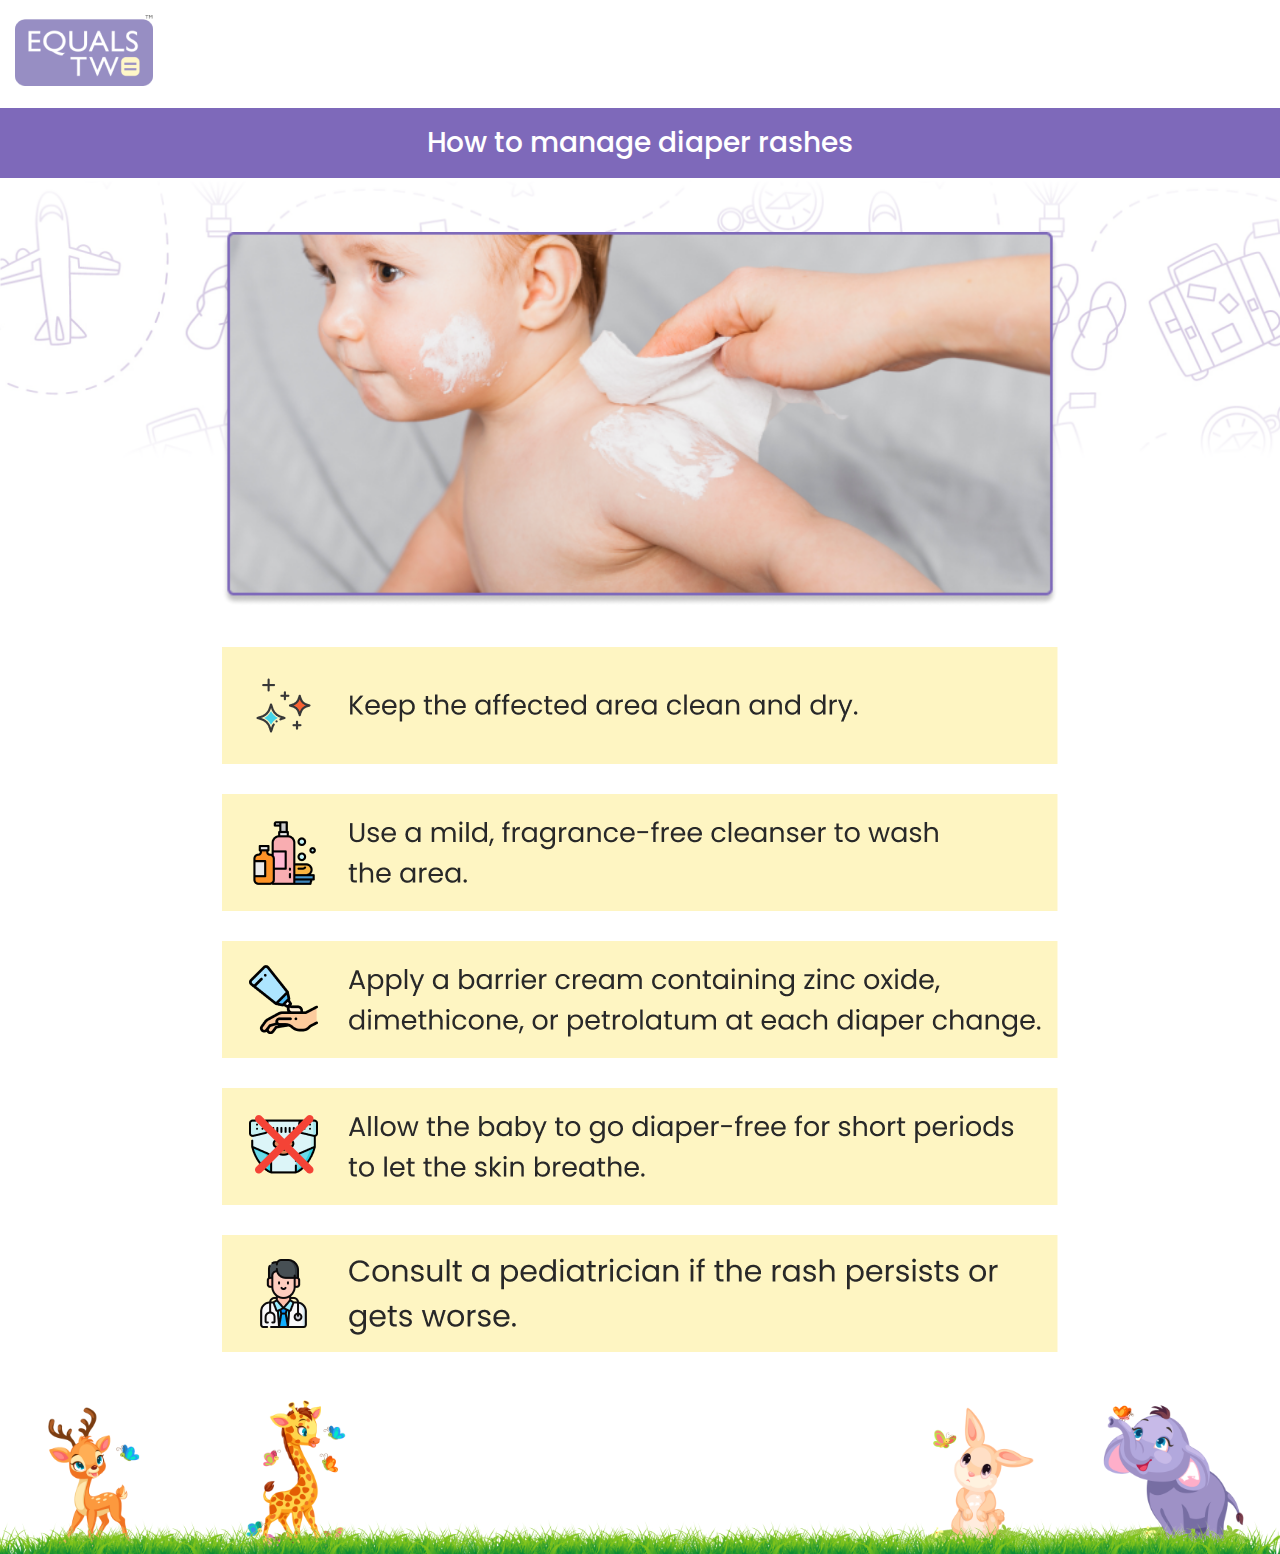
<file: rashes.html>
<!DOCTYPE html>
<html lang="en">
    <head>
        <meta charset="UTF-8">
        <meta http-equiv="X-UA-Compatible" content="IE=edge">
        <meta name="viewport" content="width=device-width, initial-scale=1.0">
        <link rel="preconnect" href="https://fonts.googleapis.com">
        <link rel="preconnect" href="https://fonts.gstatic.com" crossorigin>
        <link href="https://fonts.googleapis.com/css2?family=Poppins:wght@400;500;600;700&display=swap" rel="stylesheet">
        <link rel="stylesheet" href="css/wash.css">
        <link rel="stylesheet" href="https://cdnjs.cloudflare.com/ajax/libs/animate.css/4.1.1/animate.min.css"/>
        <link rel="icon" type="image/x-icon" href="assets/landingpage/favicon.ico">
        <title>Diaper Rashes</title>
    </head>
<body>
    <header>
        <nav>
            <div class="logo">
                <a href="https://equalstwo.com/"><img src="assets/landingpage/logo.png" alt=""></a>
            </div>
            <div class="hamburger">
                <!-- <img src="assets/landingpage/hamburger.svg" alt=""> -->
            </div>
        </nav>
    </header>
    <section>
        <div class="header">
            <div class="title">
                <p>How to manage diaper rashes</p>
            </div>
        </div>
        <div class="back">
            <img src="assets/landingpage/topback.png" alt="">
        </div>
        <div class="wash">
            <div class="baby">
                <img class="animate__animated animate__bounceIn" src="assets/landingpage/toprash.png" alt="">
                <img class="animate__animated animate__fadeIn" src="assets/landingpage/rashsteps.png" alt="">
            </div>
        </div>
        <div class="animals">
            <img src="assets/landingpage/animalss.png" alt="">
        </div>
        <div class="animalmob">
            <img src="assets/landingpage/animalmob1.png" alt="">
        </div>
    </section>
</body>
</html>
</file>
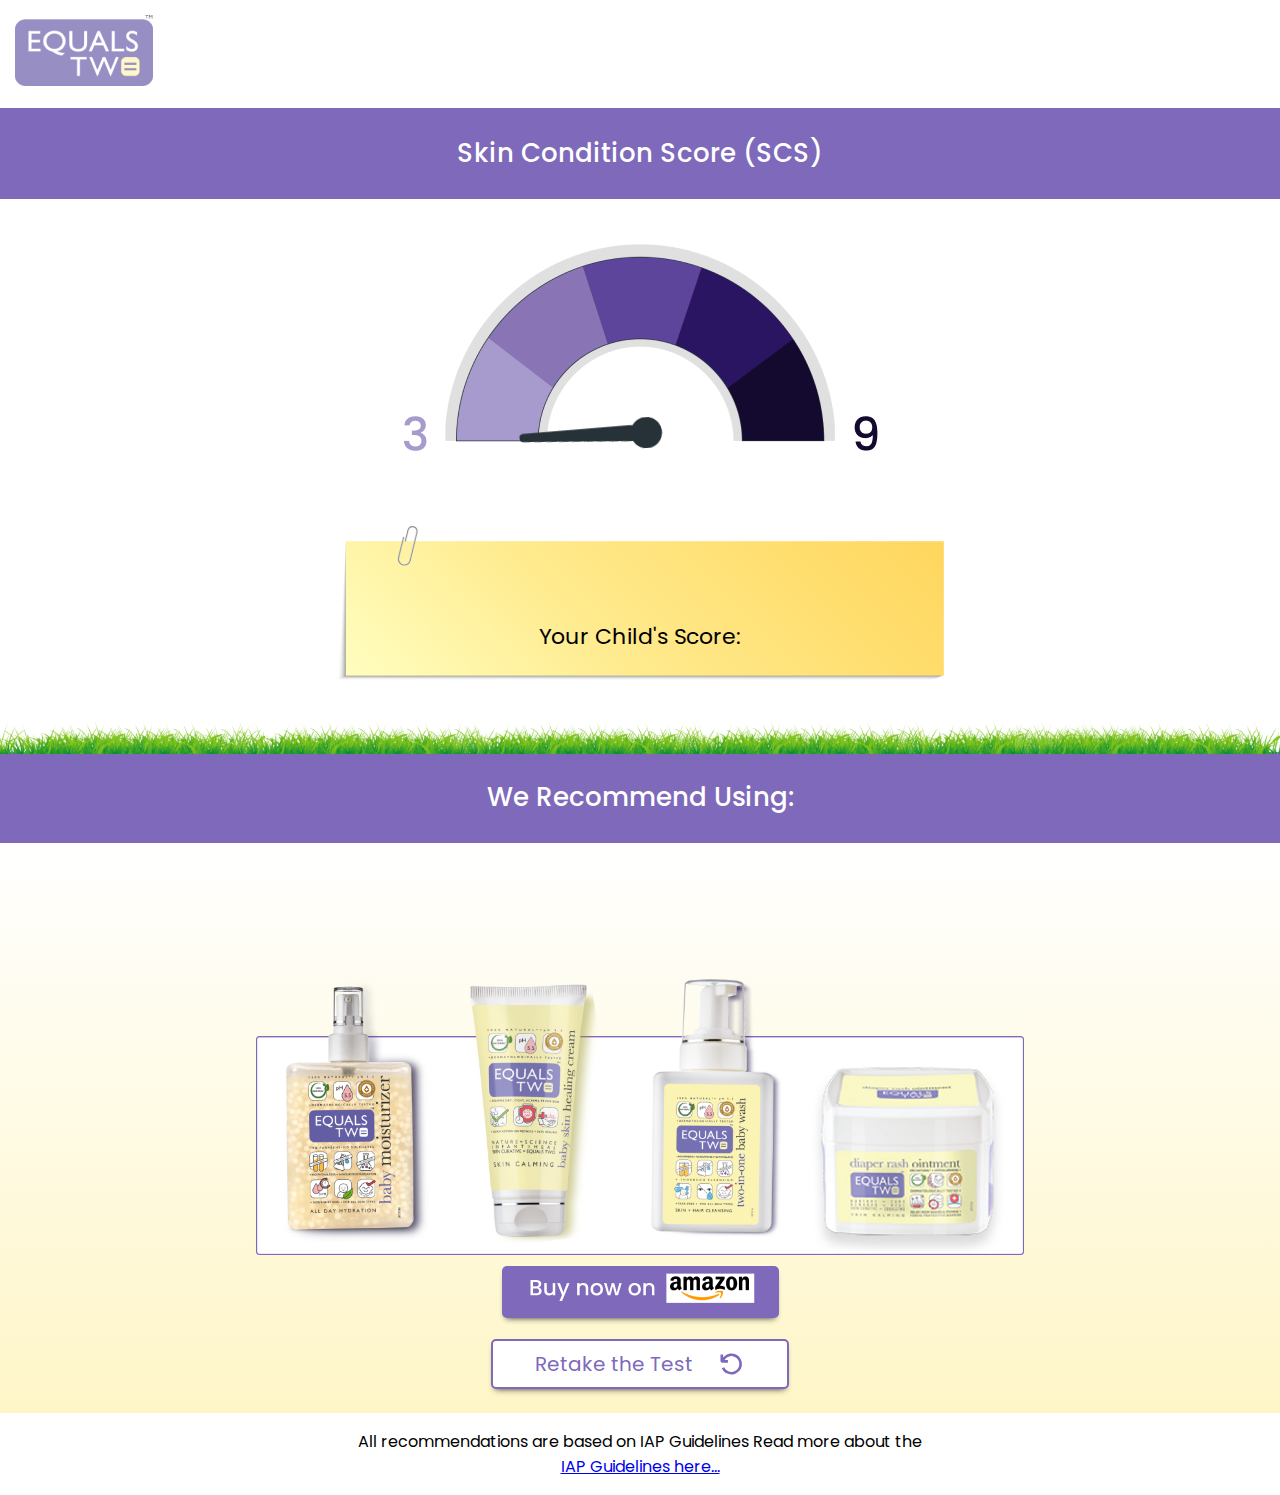
<file: result.html>
<!DOCTYPE html>
<html lang="en">
<head>
    <meta charset="UTF-8">
        <meta http-equiv="X-UA-Compatible" content="IE=edge">
        <meta name="viewport" content="width=device-width, initial-scale=1.0">
        <link rel="preconnect" href="https://fonts.googleapis.com">
        <link rel="preconnect" href="https://fonts.gstatic.com" crossorigin>
        <link href="https://fonts.googleapis.com/css2?family=Poppins:wght@400;500;600;700&display=swap" rel="stylesheet">
        <link rel="stylesheet" href="css/result.css">
        <!-- <link rel="stylesheet" href="https://cdnjs.cloudflare.com/ajax/libs/animate.css/4.1.1/animate.min.css"/> -->
        <link rel="icon" type="image/x-icon" href="assets/landingpage/favicon.ico">
        <title>Result</title>
        <script>
            function score(){
            var score = localStorage.getItem("value2");
            document.getElementById("hello").innerHTML = score;
            if (score == 3)
            {
                document.getElementById("ind").style.rotate = "0deg";
            }
            if (score == 4)
            {
                document.getElementById("ind").style.WebkitTransitionDuration='1s';
                document.getElementById("ind").style.rotate = "45deg";
            }
            if (score == 5)
            {
                document.getElementById("ind").style.WebkitTransitionDuration='1s';
                document.getElementById("ind").style.rotate = "60deg";
            }
            if (score == 6)
            {
                document.getElementById("ind").style.WebkitTransitionDuration='1s';
                document.getElementById("ind").style.rotate = "90deg";
            }
            if (score == 7)
            {
                document.getElementById("ind").style.WebkitTransitionDuration='1s';
                document.getElementById("ind").style.rotate = "120deg";
            }
            if (score == 8)
            {
                document.getElementById("ind").style.WebkitTransitionDuration='1s';
                document.getElementById("ind").style.rotate = "150deg";
            }
            if (score == 9)
            {
                document.getElementById("ind").style.WebkitTransitionDuration='1s';
                document.getElementById("ind").style.rotate = "180deg";
            }
            console.log(localStorage.getItem("value2"));
            }
        </script>
</head>
<body onload="score()">
    <header>
        <nav>
            <div class="logo">
                <a href="https://equalstwo.com/"><img src="assets/landingpage/logo.png" alt=""></a>
            </div>
            <div class="hamburger">
                <!-- <img src="assets/landingpage/hamburger.svg" alt=""> -->
            </div>
        </nav>
    </header>
    <section>
        <div class="title">
            <p>Skin Condition Score (SCS)</p>
        </div>
        <div class="guagecont">
            <div class="guage">
                <img src="assets/landingpage/guage.png" alt="">
            </div>
        </div>
        <div class="indi">
            <div class="indicator">
                <img id="ind" src="assets/landingpage/indicator.png" alt="">
            </div>
        </div>
        <div class="noted">
            <div class="note">
                <img src="assets/landingpage/note.png" alt="">
            </div>
        </div>
        <div class="scorecont">
            <div class="score">
                <p class="child">Your Child's Score:</p>
                <p class="number" id="hello"></p>
            </div>
        </div>
        <div class="animalscont">
            <div class="animals">
                <img src="assets/landingpage/grassanimals.png" alt="">
            </div>
            <div class="animalsmob">
                <img src="assets/landingpage/grassmob.png" alt="">
            </div>
        </div>
        <div class="subtitle">
            <p>We Recommend Using:</p>
        </div>
        <div class="back">
            <div class="bgbg">
            </div>
        </div>
        <div class="productcont">
            <div class="products">
                <img src="assets/landingpage/products.png" alt="">
            </div>
            <div class="productstab">
                <img src="assets/landingpage/Productstabd.png" alt="">
            </div>
        </div>
        <div class="butt">
            <button class="buy" onclick="window.location.href='https://www.amazon.in/s?k=equals+two&sprefix=equals%2Caps%2C414&ref=nb_sb_ss_ts-doa-p_2_6'"><img src="assets/landingpage/amazon.png"></button>
        </div>
        <div class="butt2">
            <button class="retake" onclick="window.location.href='intructions.html'">Retake the Test<span></span></button>
        </div>
        <div class="foot">
            <footer>
                <p>All recommendations are based on IAP Guidelines
                    Read more about the<br><a href="guidelines.html">IAP Guidelines here...</a>
            </footer>
        </div>
    </section>
</body>
</html>
</file>
<file: css/style.css>
:root
{
    --landing-purple: #7E69BA;
    --landing-yellow: #FEF5C2;
}

body
{
    margin: 0;
    font-family: 'poppins', sans-serif;
}

nav
{
    display: flex;
    justify-content: space-between;
    align-items: center;
    padding: 15px 15px 15px 15px;
}

.landing-sub
{
    position: relative;
    display: flex;
    justify-content: center;
    align-items: center;
}

.landing-sub img
{
    width: 100%;
    height: 100%;
}

.butt
{
    z-index: 1;
    margin-top: 47%;
    position: absolute;
}

a.start-button
{
    background: linear-gradient(to right,#7e69ba ,#7e69ba);
    background-color: #7e69ba;
    color: #fff;
    font-family: 'poppins', sans-serif;
    font-size: 18px;
    font-weight: 400;
    font-style: normal;
    text-decoration: none;
    padding: 15px 24px;
    border: 0px solid #000;
    border-radius: 100px;
    display: inline-block;
    box-shadow: 0px 4px 6px -4px #2D2D2D;
}
a.start-button:hover
{
    background: linear-gradient(to right,#9080c2 ,#7d5ee3);
    background-color: #9080c2;
}
a.start-button:active
{
    transform: scale(0.95);
}


@media (min-width:581px) and (max-width: 767px)
{
    .desktop
    {
        display: none !important;
    }
    .tablet
    {
        display: none !important;
    }
    .mobile
    {
        display: block !important;
    }
    a.start-button
    {
        background: linear-gradient(to right,#7e69ba ,#6433e0);
        background-color: #7e69ba;
        color: #fff;
        font-family: 'poppins', sans-serif;
        font-size: 18px;
        font-weight: 400;
        font-style: normal;
        text-decoration: none;
        padding: 16px 80px;
        border: 0px solid #000;
        border-radius: 100px;
        display: inline-block;
        box-shadow: 0px 2px 5px 0px #2D2D2D;
    }
    .butt
    {
        z-index: 1;
        margin-top: 150%;
        position: absolute;
    }
}

/* Mobile View */
@media (min-width: 0px) and (max-width: 580px) 
{
    .desktop
    {
        display: none !important;
    }
    .tablet
    {
        display: none !important;
    }
    .mobile
    {
        display: block !important;
    }
    a.start-button
    {
        background: linear-gradient(to right,#7e69ba ,#6433e0);
        background-color: #7e69ba;
        color: #fff;
        font-family: 'poppins', sans-serif;
        font-size: 16px;
        font-weight: 400;
        font-style: normal;
        text-decoration: none;
        padding: 12px 30px;
        border: 0px solid #000;
        border-radius: 100px;
        display: inline-block;
        box-shadow: 0px 2px 5px 0px #2D2D2D;
    }
    .butt
    {
        z-index: 1;
        margin-top: 150%;
        position: absolute;
    }
    .logo img
    {
        width: 60%;
    }
    .hamburger img
    {
        width: 50%;
    }
    nav
    {
        padding: 10px 10px 5px 10px;
    }
}

/* Tablet View */
@media (min-width: 768px) and (max-width: 992px)
{
    .desktop
    {
        display: none !important;
    }    
    .tablet
    {
        display: block !important;
    }
    .mobile
    {
        display: none !important;
    }
    .butt
    {
        z-index: 1;
        margin-top: 62%;
        position: absolute;
    }
    a.start-button
    {
        background: linear-gradient(to right,#7e69ba ,#6433E0);
        background-color: #7e69ba;
        color: #fff;
        font-family: 'poppins', sans-serif;
        font-size: 18px;
        font-weight: 400;
        font-style: normal;
        text-decoration: none;
        padding: 15px 24px;
        border: 0px solid #000;
        border-radius: 100px;
        display: inline-block;
        box-shadow: 0px 4px 6px -4px #2D2D2D;
    }
}

/* Desktop-View */
@media (min-width: 993px)
{
    .desktop
    {
        display: block !important;
    }    
    .tablet
    {
        display: none !important;
    }
    .mobile
    {
        display: none !important;
    }
}
</file>
<file: css/wash.css>
:root
{
    --landing-purple: #7E69BA;
    --landing-yellow: #FEF5C2;
}

body
{
    margin: 0;
    font-family: 'poppins', sans-serif;
}

nav
{
    display: flex;
    justify-content: space-between;
    align-items: center;
    padding: 15px 15px 15px 15px;
}

.title
{
    display: flex;
    justify-content: center;
    align-items: center;
    background-color: #7E69BA;
    color: white;
    font-weight: 500;
    font-size: 28px;
    width: 100%;
    height: 70px;
}

.back
{
    display: flex;
    justify-content: center;
    align-items: center;
    position: absolute;
    z-index: -100;
}

.back img
{
    max-width: 100%;
}

.wash
{
    display: flex;
    justify-content: center;
    align-items: center;
    margin-top: 6vh;
    width: 100%;
}

.baby img
{
    width: 100%;
    padding-bottom: 5%;
}

.baby
{
    display: flex;
    flex-direction: column;
    justify-content: center;
    align-items: center;
    padding-left: 5%;
    padding-right: 5%;
}

.animals
{
    display: flex;
    justify-content: center;
    align-items: center;
}

.animals img
{
    width: 100%;
}


    .animalmob
    {
        display: none !important;
    }

@media (max-width: 420px)
{
    .title
    {
        font-size: 20px;
    }
    .logo img
    {
        width: 60%;
    }
    .hamburger img
    {
        width: 50%;
    }
    nav
    {
        padding: 10px 10px 5px 10px;
    }
    .animals
    {
        display: none !important;
    }
    .animalmob
    {
        display: flex !important;
        justify-content: center;
        align-items: center;
        padding-top: 15%;
    }
    .animalmob img
    {
        width: 100%;
    }
}
</file>
<file: css/form.css>
:root
{
    --landing-purple: #7E69BA;
    --landing-yellow: #FEF5C2;
}

*
{
    font-family: 'poppins', sans-serif;
    margin: 0;
    padding: 0;
    box-sizing: border-box;
}

body
{
    margin: 0;
    font-family: 'poppins', sans-serif;
}

nav
{
    display: flex;
    justify-content: space-between;
    align-items: center;
    padding: 15px 15px 15px 15px;
}

.heading
{
    display: flex;
    justify-content: center;
    align-items: center;
    background-color:var(--landing-purple);
    padding-top: 1%;
    padding-bottom: 1%;
}

.heading h1
{
    color: white;
    font-weight: 500;
    font-size: 38px;
    text-align: center;
}

.bottom
{
    display: flex;
    justify-content: center;
    align-items: center;
    padding-top: 3%;
    width: 100%;
}

.formcontainer
{
    display: flex;
    justify-content: center;
    align-items: center;
    padding-top: 2%;
}

.form .input-box
{
    width: 100%;
    margin-top: 15px;
}

.input-box label
{
    color: #333;
}

.form .input-box input
{
    position: relative;
    height: 40px;
    width: 100%;
    outline: none;
    border: 1px solid #ddd;
    border-radius: 6px;
    padding: 0 15px;
    font-size: 1rem;
    color: #7E69BA;
    margin-top: 8px;
}

.form .column
{
    display: flex;
    justify-content: center;
    align-items: center;
    column-gap: 15px;
    margin-top: 10px;
}

/* The container */
.container {
    display: block;
    position: relative;
    padding-left: 35px;
    cursor: pointer;
    font-size: 18px;
    -webkit-user-select: none;
    -moz-user-select: none;
    -ms-user-select: none;
    user-select: none;
  }

  p
  {
    padding-left: 24px;
  }
  
  /* Hide the browser's default radio button */
  .container input {
    position: absolute;
    opacity: 0;
    cursor: pointer;
  }

.input-box1
{
    width: 100%;
    margin-top: 15px;
    display: flex;
    justify-content: center;
    align-items: center;
}
  
  /* Create a custom radio button */
  .checkmark {
    position: absolute;
    top: 0;
    left: 0;
    height: 25px;
    width: 25px;
    background-color: #eee;
    border-radius: 50%;
  }
  
  /* On mouse-over, add a grey background color */
  .container:hover input ~ .checkmark {
    background-color: #ccc;
  }
  
  /* When the radio button is checked, add a blue background */
  .container input:checked ~ .checkmark {
    background-color: #7E69BA;
  }
  
  /* Create the indicator (the dot/circle - hidden when not checked) */
  .checkmark:after {
    content: "";
    position: absolute;
    display: none;
  }
  
  /* Show the indicator (dot/circle) when checked */
  .container input:checked ~ .checkmark:after {
    display: block;
  }
  
  /* Style the indicator (dot/circle) */
  .container .checkmark:after {
       top: 9px;
      left: 9px;
      width: 8px;
      height: 8px;
      border-radius: 50%;
      background: white;
  }

.form button
{
    height: 55px;
    width: 100%;
    background-color: #7E69BA;
    color: #FFF;
    font-size: 1rem;
    font-weight: 400;
    border: none;
    margin-top: 30px;
    border-radius: 100px;
    transition: all 0.2 ease;
}

.form button:hover
{
    background-color: #917fc5;
}
.bottom img
{
    width: 100%;
}

@media (max-width:580px)
{
    .desktop
    {
        display: none !important;
    }
    .tablet
    {
        display: none !important;
    }
    .mobile
    {
        display: block !important;
    }
    .logo img
    {
        width: 60%;
    }
    .hamburger img
    {
        width: 50%;
    }
    nav
    {
        padding: 10px 10px 10px 10px;
    }
    .heading h1
    {
        font-size: 26px;
        padding-top: 1%;
    }

}

@media (min-width: 581px)
{
    .desktop
    {
        display: none !important;
    }    
    .tablet
    {
        display: block !important;
    }
    .mobile
    {
        display: none !important;
    }
}

@media (min-width: 993px)
{
    .desktop
    {
        display: block !important;
    }    
    .tablet
    {
        display: none !important;
    }
    .mobile
    {
        display: none !important;
    }
}
</file>
<file: css/guidelines.css>
:root
{
    --landing-purple: #7E69BA;
    --landing-yellow: #FEF5C2;
}

body
{
    margin: 0;
    font-family: 'poppins', sans-serif;
}

nav
{
    display: flex;
    justify-content: space-between;
    align-items: center;
    padding: 15px 15px 15px 15px;
}

.header
{
    display: flex;
    justify-content: center;
    align-items: center;
}

.title
{
    display: flex;
    justify-content: center;
    align-items: center;
    background-color: #7E69BA;
    color: white;
    font-weight: 500;
    font-size: 28px;
    width: 100%;
    height: 70px;
}

.back
{
    display: flex;
    justify-content: center;
    align-items: center;
    z-index: -100;
    width: 100%;
    height: 80vh;
    max-height: 100%;
    background: linear-gradient(180deg, #FEF5C2 1.04%, rgba(255, 255, 255, 0) 100%);
}

.first
{
    width: 100%;
    flex-wrap: wrap;
    display: flex;
    justify-content: space-evenly;
    position: absolute;
    z-index: 100;
    margin-top: -75vh;
}

.bottom
{
    display: flex;
    justify-content: center;
    align-items: center;
    margin-top: 1%;
}

.bottom img
{
    width: 100%;
}

@media (max-width: 420px)
{
    .logo img
    {
        width: 60%;
    }
    .hamburger img
    {
        width: 50%;
    }
    nav
    {
        padding: 10px 10px 5px 10px;
    }
    .first
    {
        display: flex;
        width: 100%;
    }

    .first img
    {
        width: 90%;
    }

    .cat
    {
        text-align: center;
    }

    .title
    {
        font-size: 20px;
    }
}
</file>
<file: css/instructions.css>
:root
{
    --landing-purple: #7E69BA;
    --landing-yellow: #FEF5C2;
}

body
{
    margin: 0;
    font-family: 'poppins', sans-serif;
}

nav
{
    display: flex;
    justify-content: space-between;
    align-items: center;
    padding: 15px 15px 15px 15px;
}

.heading
{
    display: flex;
    justify-content: center;
    align-items: center;
    background-color:var(--landing-purple);
}

.heading h1
{
    color: white;
    font-weight: 500;
    font-size: 38px;
    text-align: center;
}

.inst
{
    display: flex;
    justify-content: center;
    align-items: center;
    font-size: 18px;
    padding-left: 2%;
    padding-right: 2%;
    padding-top: 2%;
}

li
{
    color: var(--landing-purple);
}

li p
{
    color: #4B4B4B;
    font-weight: 400;
}

.butt
{
    display: flex;
    justify-content: center;
    align-items: center;
    padding-top: 2%;
}

a.start-button
{
    background: linear-gradient(to right,#7e69ba ,#7e69ba);
    background-color: #7e69ba;
    color: #fff;
    font-family: 'poppins', sans-serif;
    font-size: 18px;
    font-weight: 400;
    font-style: normal;
    text-decoration: none;
    padding: 15px 24px;
    border: 0px solid #000;
    border-radius: 100px;
    display: inline-block;
    box-shadow: 0px 4px 6px -4px #2D2D2D;
}
a.start-button:hover
{
    background: linear-gradient(to right,#9080c2 ,#7d5ee3);
    background-color: #9080c2;
}
a.start-button:active
{
    transform: scale(0.95);
}

.bottom
{
    display: flex;
    justify-content: center;
    align-items: center;
    padding-top: 3%;
}

.bottom img
{
    max-width: 100%;
}

span
{
    color: var(--landing-purple);
    font-weight: 600;
}

@media (min-width: 769px)
{
    .bottom
    {
        display: block !important;
    }
    .mobile
    {
        display: none !important;
    }
}

@media (max-width: 768px)
{
    .heading h1
    {   
        color: white;
        font-weight: 500;
        font-size: 28px;
        text-align: center;
    }
    a.start-button
    {
        font-size: 14px;
    }
    li p
    {
        color: #4B4B4B;
        font-weight: 400;
        font-size: 16px;
    }
    .bottom
    {
        display: block !important;
    }
    .mobile
    {
        display: none !important;
    }
}

@media (min-width: 0px) and (max-width: 420px)
{
    .logo img
    {
        width: 60%;
    }
    .hamburger img
    {
        width: 50%;
    }
    nav
    {
        padding: 10px 10px 5px 10px;
    }
    .heading h1
    {   
        color: white;
        font-weight: 500;
        font-size: 22px;
        text-align: center;
    }
    .butt
    {
        padding-top: 0px;
    }
    a.start-button
    {
        font-size: 16px;
        padding: 12px 20px;
    }

    .inst
    {
        padding-bottom: 1px;
    }

    .bottom img
    {
        width: 100%;
    }
    .bottom
    {
        display: none !important;
    }
    .mobile
    {
        display: block !important;
        padding-top: 2%;
    }
    .mobile img
    {
        width: 100%;
    }
    
}
</file>
<file: css/Q1.css>
:root
{
    --landing-purple: #7E69BA;
    --landing-yellow: #FEF5C2;
}

body
{
    margin: 0;
    font-family: 'poppins', sans-serif;
}

nav
{
    display: flex;
    justify-content: space-between;
    align-items: center;
    padding: 15px 15px 15px 15px;
}

.back
{
    display: flex;
    justify-content: center;
    align-items: center;
    z-index: -100;
    width: 100%;
    height: 80vh;
    background: linear-gradient(180deg, #FEF5C2 1.04%, rgba(255, 255, 255, 0) 100%);
}

.progressbar
{
    display: flex;
    justify-content: center;
    align-items: center;
}

.progress
{
    margin-top: 8vh;
    z-index: 100;
    position: absolute;
}

.header
{
    display: flex;
    justify-content: center;
    align-items: center;
}

.title
{
    display: flex;
    justify-content: center;
    align-items: center;
    margin-top: 23vh;
    z-index: 100;
    position: absolute;
    background-color: #7E69BA;
    margin-left: 10%;
    margin-right: 10%;
    border-radius: 5px;
    color: white;
    font-weight: 500;
    font-size: 28px;
    width: 70%;
    height: 70px;
}

.description
{
    display: flex;
    justify-content: center;
    align-items: center;
}

.subtitle
{
    margin-top: 45vh;
    z-index: 100;
    position: absolute;
    font-size: 18px;
    text-align: center;
}

.group
{
    display: flex;
    justify-content: space-evenly;
    align-items: center;
    width: 100%;
    z-index: 100;
    position: absolute;
    margin-top: 30vh;
}

.btn-group1
{
    display: flex;
    flex-direction: column;
    align-items: center;
    justify-content: center;
}

.btn-group2
{
    display: flex;
    flex-direction: column;
    align-items: center;
    justify-content: center;
}

.btn-group3
{
    display: flex;
    flex-direction: column;
    align-items: center;
    justify-content: center;
}

.op
{
    display: flex;
    justify-content: center;
    align-items: center;
    width: 100%;
    padding-top: 2%;
}

.btn
{
    display: flex;
    justify-content: center;
    align-items: center;
}

.btn img
{
    max-width: 100%;
}

.options
{
    display: flex;
    justify-content: center;
    align-items: center;
}

.opt-group
{
    display: flex;
    justify-content: space-evenly;
    align-items: center;
    z-index: 100;
    position: absolute;
    margin-top: 121vh;
    width: 100%;
}

.option{
    background-color: #ffffff;
    color:var(--landing-purple);
    font-family: "poppins", sans-serif;
    font-size: 18px;
    font-weight: 400;
    font-style: normal;
    text-decoration: none;
    padding: 14px 15px;
    border: 1px solid;
    border-color: var(--landing-purple);
    border-radius: 5px;
    display: inline-block;
    box-shadow: 0px 4px 6px -4px #2D2D2D;
    text-align: center;
    width: 100%;
   }
   .option:hover{
    background-color: var(--landing-purple);
    color: white;
    cursor: pointer;
   }
   .option:active{
    transform: scale(0.95);
   }

   .bottom
   {
    position: absolute;
    z-index: -100;
    display: flex;
    justify-content: center;
    align-items: center;
    margin-top: 70vh;
   }

   .bottom img
   {
    max-width: 100%;
   }

@media (min-width: 769px)
{
    .desktop
    {
        display: block !important;
    }
    .mobile
    {
        display: none !important;
    }
}

@media (min-width: 1024px)
{
    .desktop
    {
        display: block !important;
    }
    .mobile
    {
        display: none !important;
    }
}

@media (max-width: 768px)
{
    .group
    {
        flex-direction: column;
    }
    .progress
    {
        margin-top: 8vh;
    }
    .title
    {
        margin-top: 22vh;
        padding: 0px;
    }
    .title p
    {
        font-size: 26px;
    }
    .subtitle
    {
        margin-top: 42vh;
    }
    .subtitle p
    {
        font-size: 18px;
    }
    .group
    {
        margin-top: 28vh;
    }
    .btn-group1
    {
        max-width: 50%;
    }
    .btn-group2
    {
        max-width: 50%;
        padding-top: 2vh;
    }
    .btn-group3
    {
        max-width: 50%;
        padding-top: 2vh;
    }
    .op a
    {
        font-size: 18px;
    }
    .bottom
    {
        margin-top: 100vh;
    }
    .back
    {
        height: 120vh;
    }
    .desktop
    {
        display: none !important;
    }
    .mobile
    {
        display: block !important;
    }
}

@media (min-width: 0px) and (max-width: 420px)
{
    .logo img
    {
        width: 60%;
    }
    .hamburger img
    {
        width: 50%;
    }
    nav
    {
        padding: 10px 10px 5px 10px;
    }
    .group
    {
        flex-direction: column;
    }
    .progress
    {
        margin-top: 8vh;
    }
    .title
    {
        margin-top: 22vh;
        padding: 0px;
        height: 5vh;
        width: 90%;
    }
    .title p
    {
        font-size: 18px;
    }
    .subtitle
    {
        margin-top: 38vh;
    }
    .subtitle p
    {
        font-size: 14px;
    }
    .group
    {
        margin-top: 24vh;
    }
    .btn-group1
    {
        max-width: 80%;
    }
    .btn-group2
    {
        max-width: 80%;
        padding-top: 2vh;
    }
    .btn-group3
    {
        max-width: 80%;
        padding-top: 2vh;
    }
    .op a
    {
        font-size: 18px;
    }
    .bottom
    {
        margin-top: 105vh;
    }
    .back
    {
        height: 120vh;
    }
    .desktop
    {
        display: none !important;
    }
    .mobile
    {
        display: block !important;
    }
    
}
</file>
<file: css/Q2.css>
:root
{
    --landing-purple: #7E69BA;
    --landing-yellow: #FEF5C2;
}

body
{
    margin: 0;
    font-family: 'poppins', sans-serif;
}

nav
{
    display: flex;
    justify-content: space-between;
    align-items: center;
    padding: 15px 15px 15px 15px;
}

.back
{
    display: flex;
    justify-content: center;
    align-items: center;
    z-index: -100;
    width: 100%;
    height: 80vh;
    background: linear-gradient(180deg, #FEF5C2 1.04%, rgba(255, 255, 255, 0) 100%);
}

.progressbar
{
    display: flex;
    justify-content: center;
    align-items: center;
}

.progress
{
    margin-top: 8vh;
    z-index: 100;
    position: absolute;
}

.header
{
    display: flex;
    justify-content: center;
    align-items: center;
}

.title
{
    display: flex;
    justify-content: center;
    align-items: center;
    margin-top: 23vh;
    z-index: 100;
    position: absolute;
    background-color: #7E69BA;
    margin-left: 10%;
    margin-right: 10%;
    border-radius: 5px;
    color: white;
    font-weight: 500;
    font-size: 28px;
    width: 70%;
    height: 70px;
}

.description
{
    display: flex;
    justify-content: center;
    align-items: center;
}

.subtitle
{
    margin-top: 45vh;
    z-index: 100;
    position: absolute;
    font-size: 18px;
    text-align: center;
}

.group
{
    display: flex;
    justify-content: space-evenly;
    align-items: center;
    width: 100%;
    z-index: 100;
    position: absolute;
    margin-top: 30vh;
}

.btn-group1
{
    display: flex;
    flex-direction: column;
    align-items: center;
    justify-content: center;
}

.btn-group2
{
    display: flex;
    flex-direction: column;
    align-items: center;
    justify-content: center;
}

.btn-group3
{
    display: flex;
    flex-direction: column;
    align-items: center;
    justify-content: center;
}

.op
{
    display: flex;
    justify-content: center;
    align-items: center;
    width: 100%;
    padding-top: 2%;
}

.btn
{
    display: flex;
    justify-content: center;
    align-items: center;
}

.btn img
{
    max-width: 100%;
}

.options
{
    display: flex;
    justify-content: center;
    align-items: center;
}

.opt-group
{
    display: flex;
    justify-content: space-evenly;
    align-items: center;
    z-index: 100;
    position: absolute;
    margin-top: 121vh;
    width: 100%;
}

.option{
    background-color: #ffffff;
    color:var(--landing-purple);
    font-family: "poppins", sans-serif;
    font-size: 18px;
    font-weight: 400;
    font-style: normal;
    text-decoration: none;
    padding: 14px 15px;
    border: 1px solid;
    border-color: var(--landing-purple);
    border-radius: 5px;
    display: inline-block;
    box-shadow: 0px 4px 6px -4px #2D2D2D;
    text-align: center;
    width: 100%;
   }
   .option:hover{
    background-color: var(--landing-purple);
    color: white;
    cursor: pointer;
   }
   .option:active{
    transform: scale(0.95);
   }

   .bottom
   {
    position: absolute;
    z-index: -100;
    display: flex;
    justify-content: center;
    align-items: center;
    margin-top: 70vh;
   }

   .bottom img
   {
    max-width: 100%;
   }

@media (min-width: 769px)
{
    .desktop
    {
        display: block !important;
    }
    .mobile
    {
        display: none !important;
    }
}

@media (min-width: 1024px)
{
    .desktop
    {
        display: block !important;
    }
    .mobile
    {
        display: none !important;
    }
}

@media (max-width: 768px)
{
    .group
    {
        flex-direction: column;
    }
    .progress
    {
        margin-top: 8vh;
    }
    .title
    {
        margin-top: 22vh;
        padding: 0px;
    }
    .title p
    {
        font-size: 26px;
    }
    .subtitle
    {
        margin-top: 42vh;
    }
    .subtitle p
    {
        font-size: 18px;
    }
    .group
    {
        margin-top: 28vh;
    }
    .btn-group1
    {
        max-width: 50%;
    }
    .btn-group2
    {
        max-width: 50%;
        padding-top: 2vh;
    }
    .btn-group3
    {
        max-width: 50%;
        padding-top: 2vh;
    }
    .op a
    {
        font-size: 18px;
    }
    .bottom
    {
        margin-top: 100vh;
    }
    .back
    {
        height: 120vh;
    }
    .desktop
    {
        display: none !important;
    }
    .mobile
    {
        display: block !important;
    }
}

@media (min-width: 0px) and (max-width: 420px)
{
    .logo img
    {
        width: 60%;
    }
    .hamburger img
    {
        width: 50%;
    }
    nav
    {
        padding: 10px 10px 5px 10px;
    }
    .group
    {
        flex-direction: column;
    }
    .progress
    {
        margin-top: 8vh;
    }
    .title
    {
        margin-top: 22vh;
        padding: 0px;
        height: 5vh;
        width: 90%;
    }
    .title p
    {
        font-size: 18px;
    }
    .subtitle
    {
        margin-top: 38vh;
    }
    .subtitle p
    {
        font-size: 14px;
    }
    .group
    {
        margin-top: 24vh;
    }
    .btn-group1
    {
        max-width: 80%;
    }
    .btn-group2
    {
        max-width: 80%;
        padding-top: 2vh;
    }
    .btn-group3
    {
        max-width: 80%;
        padding-top: 2vh;
    }
    .op a
    {
        font-size: 18px;
    }
    .bottom
    {
        margin-top: 105vh;
    }
    .back
    {
        height: 120vh;
    }
    .desktop
    {
        display: none !important;
    }
    .mobile
    {
        display: block !important;
    }
    
}
</file>
<file: css/result.css>
:root
{
    --landing-purple: #7E69BA;
    --landing-yellow: #FEF5C2;
}

body
{
    margin: 0;
    font-family: 'poppins', sans-serif;
}

nav
{
    display: flex;
    justify-content: space-between;
    align-items: center;
    padding: 15px 15px 15px 15px;
}

.title
{
    display: flex;
    justify-content: center;
    align-items: center;
    background-color: var(--landing-purple);
    font-size: 26px;
    color: white;
    font-weight: 500;
}

.guagecont
{
    display: flex;
    justify-content: center;
    align-items: center;
    padding-top: 5vh;
}

.indi
{
    display: flex;
    justify-content: center;
    align-items: center;
    margin-top: -3vh;
}

.indicator
{
    position: absolute;
    z-index: 100;
    /* animation-direction: alternate-reverse; */
}

.noted
{
    display: flex;
    justify-content: center;
    align-items: center;
    margin-top: 10vh;
}

.scorecont
{
    display: flex;
    justify-content: center;
    align-items: center;
    margin-top: -5vh;
}

.score
{
    text-align: center;
    position: absolute;
}

.child
{
    font-size: 22px;
}

.number
{
    font-size: 62px;
    margin-top: -3vh;
    font-weight: 500;
    color: var(--landing-purple);
}

.animalscont
{
    display: flex;
    justify-content: center;
    align-items: center;
    margin-top: 10vh;
}

.animals
{
    position: absolute;
    z-index: 100;
}
.animals img
{
    width: 100%;
}

.subtitle
{
    display: flex;
    justify-content: center;
    align-items: center;
    background-color: var(--landing-purple);
    font-size: 26px;
    color: white;
    font-weight: 500;
    margin-top: 1.5%;
}

.back
{
    display: flex;
    justify-content: center;
    align-items: center;
}

.bgbg
{
    max-height: 100%;
    width: 100%;
    height: 70vh;
    background: linear-gradient(180deg, #FEF5C2 1.04%, rgba(255, 255, 255, 0) 100%);
    transform: rotate(-180deg);
}

.productcont
{
    display: flex;
    justify-content: center;
    align-items: center;
    margin-top: -40vh;
}

.products
{
    position: absolute;
    z-index: 100;
    display: flex;
    justify-content: center;
    align-items: center;
}

.products img
{
    width: 60%
}

.butt
{
    display: flex;
    justify-content: center;
    align-items: center;
    vertical-align: middle;
    margin-top: 14%;
}

.buy{
    display: flex;
    justify-content: center;
    align-items: center;
    vertical-align: middle;
    position: absolute;
    z-index: 101;
    background-color: #7e69ba;
    color: #fff;
    font-family: 'poppins', sans-serif;
    font-size: 18px;
    font-weight: 400;
    padding: 5px 24px;
    font-style: normal;
    text-decoration: none;
    border: 0px solid #000;
    border-radius: 5px;
    display: inline-block;
    box-shadow: 0px 4px 6px -4px #2D2D2D;
   }
   .buy:hover{
    background-color: #9080c2;
    cursor: pointer;
   }
   .buy:active{
    transform: scale(0.95);
   }

   .butt img
   {
    width:100%
   }

   .butt2
   {
    display: flex;
    justify-content: center;
    align-items: center;
    margin-top: 8vh;
   }

   .retake{
    position: absolute;
    z-index: 101;
    background-color: #ffffff;
    color: #7e69ba;
    font-family: "poppins", sans-serif;
    font-size: 20px;
    font-weight: 400;
    font-style: normal;
    text-decoration: none;
    padding: 8px 42px;
    border: 2px solid #7e69ba;
    border-radius: 5px;
    display: inline-flex;
    justify-content: center;
    align-items: center;
    box-shadow: 0px 4px 6px -4px #2D2D2D;
   }
   .retake span{
    margin-left:24px;
    display: block;
    width: 28px;
    height: 28px;
    background-image: url([data-uri]);
    background-repeat: no-repeat;
    background-size: contain;
    transform: rotate(0deg);
   }
   .retake:hover{
    background-color: #f2f2f2;
    cursor: pointer;
   }
   .retake:active{
    transform: scale(0.95);
   }

   .foot
   {
    display: flex;
    justify-content: center;
    align-items: center;
    margin-top: 10vh;
   }

   footer
   {
    text-align: center;
    position: absolute;
    z-index: 101;
    background-color: white;
    width: 100%;
   }

   .animals
   {
    display: block !important;
   }
.animalsmob
{
    display: none !important;
}
.productstab
{
    display: none !important;
}


@media (max-width: 420px)
{
    .title p
    {
        font-size: 20px;
    }
    .subtitle p
    {
        font-size: 20px;
    }
    .guagecont
    {
        display: flex;
        justify-content: center;
        align-items: center;
        text-align: center;
        padding-top: 2vh;
    }

    .guage img
    {
        max-width: 90%;
    }

    .note
    {
        text-align: center;
    }
    .note img
    {
        max-width: 90%;
    }
    .noted
    {
        margin-top: 5vh;
    }

    .child
    {
        font-size: 16px;
        margin-top: 35%;
    }
    .number
    {
        font-size: 55px;
        margin-top: -28%;
    }
    .animals
    {
        display: none !important;
    }
    .animalsmob
    {
        display: block !important;
        margin-top: -20%;
    }
    .animalsmob img
    {
        width: 100%;
    }
    .title
    {
        font-size: 20px;
    }
    .subtitle
    {
        font-size: 18px;
        margin-top: -1.5%;
    }
    .products
    {
        display: none !important;
    }
    .productstab
    {
        display: block !important;
        text-align: center;
        z-index: 100;
        margin-top: -35vh;
    }

    .productstab img
    {
        width: 90%;
    }
    .buy img
    {
        width: 70%;
    }
    .buy
    {
        padding: 10px 2px;
    }
    .retake
    {
        padding: 10px 28px;
        margin-top: 10%;
        font-size: 16px;
    }
    .butt
    {
        margin-top: 10vh;
    }
    .butt2
    {
        margin-top: 5vh;
    }
    .foot
    {
        margin-top: 20vh;
    }
    .number
    {
        padding-top: 6%;
    }
    .logo img
    {
        width: 60%;
    }
    .hamburger img
    {
        width: 50%;
    }
    nav
    {
        padding: 10px 10px 5px 10px;
    }

    .bgbg
    {
        height: 80vh;
    }
}
</file>
